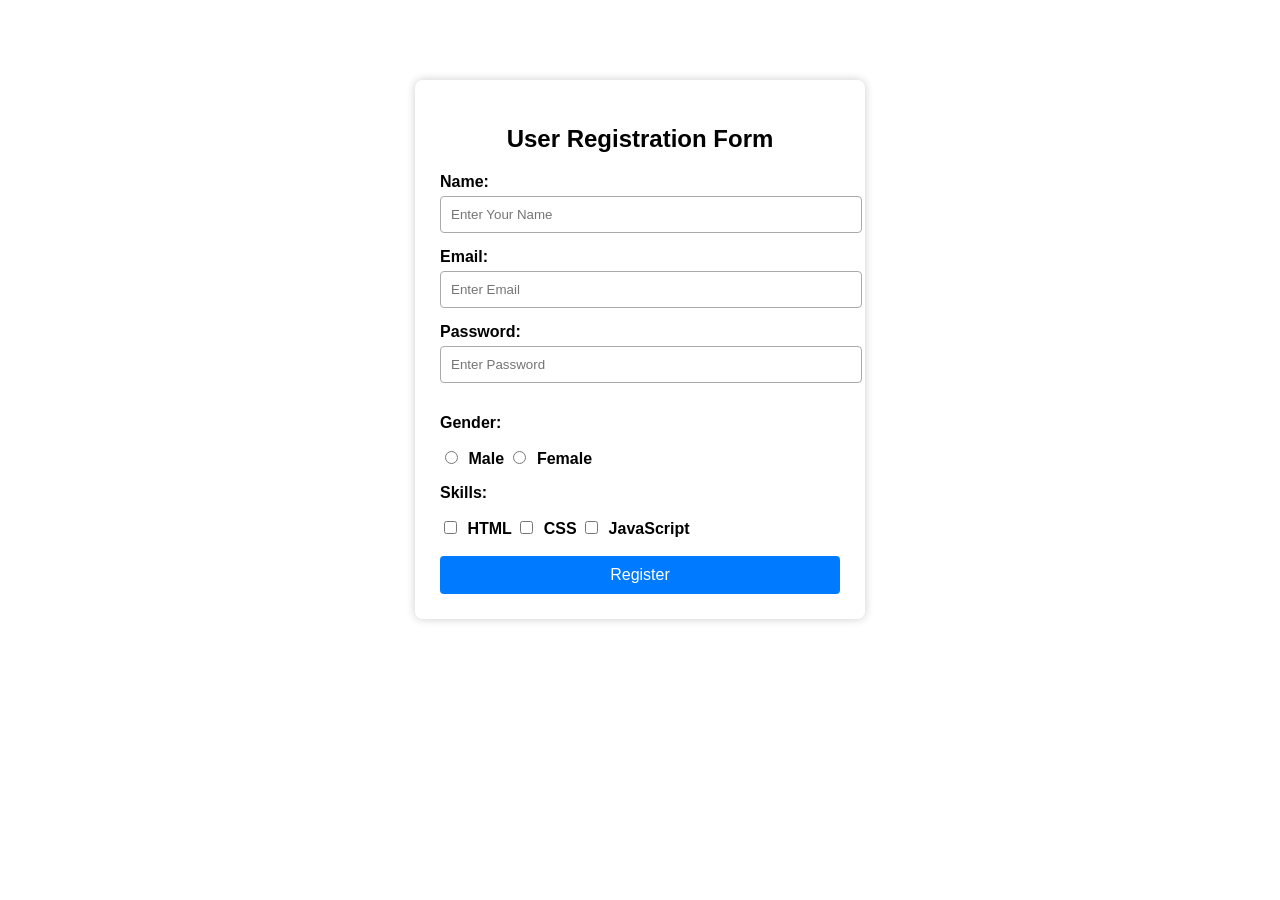
<file: index (2).html>
<!DOCTYPE html>
<html lang="en">
<head>
    <meta charset="UTF-8">
    <meta name="viewport" content="width=device-width, initial-scale=1.0">
    <title>Registration</title>
    <style>
        body{
            font-family: Arial, sans-serif;
            background-image:url("https://codequotient.com/blog/wp-content/uploads/2020/12/6-Reasons-Why-Having-a-Professional-Coder-Certification-Is-Crucial.jpg");
            background-size: cover;
            background-position: center;
            margin: 0;
            padding: 0;
        }
        form{
            background-color: rgba(255, 255, 255, 0.5);
            width: 400px;
            margin: 80px auto;
            padding: 25px;
            border-radius: 8px;
            box-shadow: 0 0 10px rgba(0,0,0,0.2);
        }
        h2{
            text-align:center;
            margin-bottom: 20px;
        }
        label{
            font-weight: bold;
        }
        input[type="text"],
        input[type="email"],
        input[type="password"]{
            width: 100%;
            padding: 10px;
            margin-top: 5px;
            margin-bottom: 15px;
            border: 1px solid #aaa;
            border-radius: 4px;
            outline: none;
        }
        input:focus {
            border-color: #007bff;
            background-color: #eef5ff;
        }
        input[type="radio"],
        input[type="checkbox"]{
            margin-right: 6px;
        }
        button{
            width: 100%;
            padding: 10px;
            background-color: #007bff;
            color: #fff;
            border: none;
            border-radius: 4px;
            font-size: 16px;
            cursor: pointer;
        }
        button:hover{
            background-color: #0056b3;
        }
    </style>
</head>
<body>
    <form action="#" method="post">
        <h2>User Registration Form</h2>

        <label for="name">Name:</label>
        <input type="text" id="name" name="name" placeholder="Enter Your Name" required>

        <label for="email">Email:</label>
        <input type="email" id="email" name="email" placeholder="Enter Email" required>

        <label for="password">Password:</label>
        <input type="password" id="password" name="password" placeholder="Enter Password" required>

        <p><b>Gender:</b></p>
        <input type="radio" id="male" name="gender" value="male" required>
        <label for="male">Male</label>
        <input type="radio" id="female" name="gender" value="female">
        <label for="female">Female</label>

        <p><b>Skills:</b></p>
        <input type="checkbox" id="html" name="skills" value="HTML">
        <label for="html">HTML</label>
        <input type="checkbox" id="css" name="skills" value="CSS">
        <label for="css">CSS</label>
        <input type="checkbox" id="javascript" name="skills" value="JavaScript">
        <label for="javascript">JavaScript</label>

        <br><br>
        <button type="submit">Register</button>
    </form>
</body>
</html>
</file>
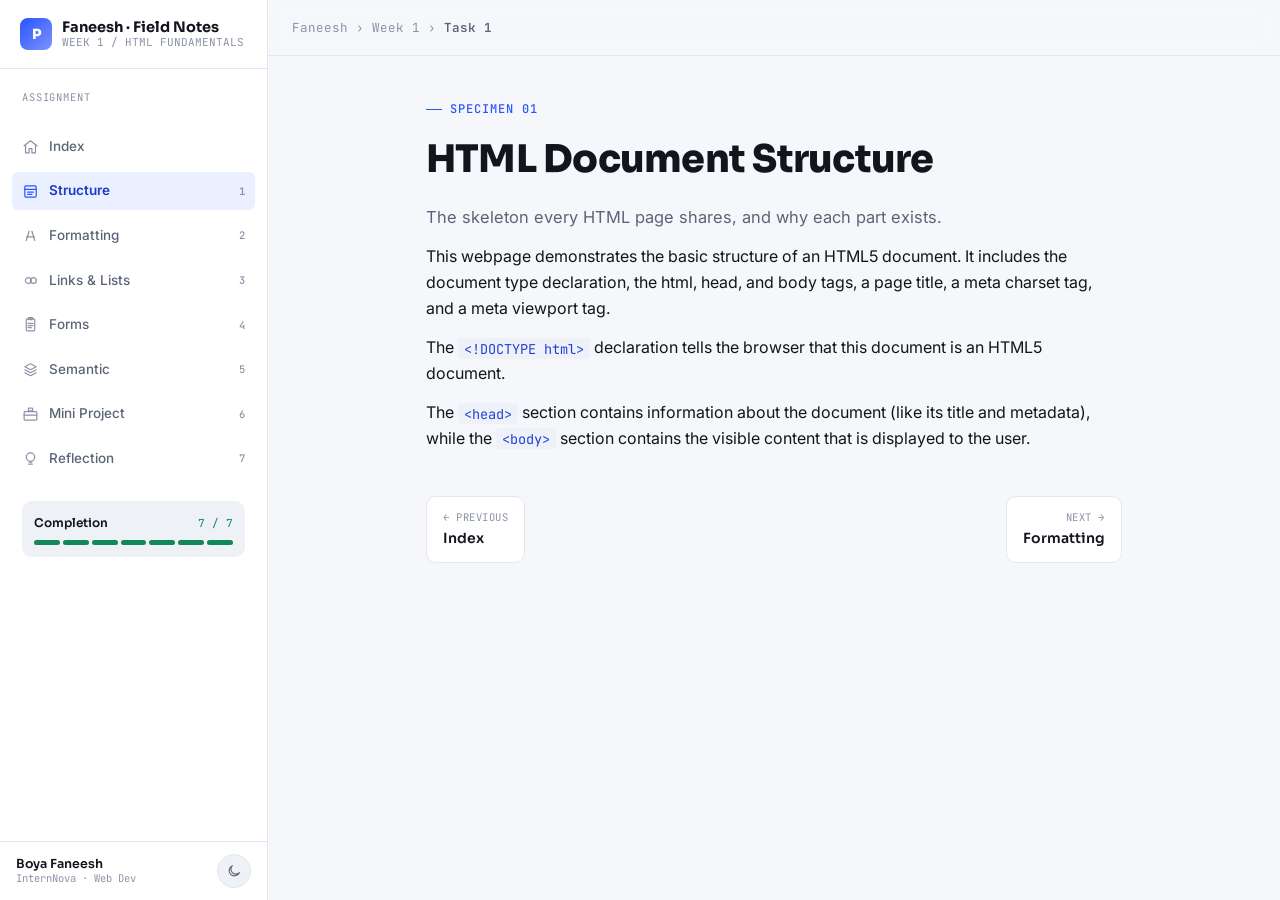
<file: task1_structure.html>
<!DOCTYPE html>
<html lang="en">

<head>
    <meta charset="UTF-8">
    <meta name="viewport" content="width=device-width, initial-scale=1.0">
    <title>Task 1 - HTML Document Structure</title>
    <link rel="stylesheet" href="assets/style.css">
</head>

<body>
    <a class="skip-link" href="#main-content">Skip to content</a>
    <div class="read-bar">
        <div class="read-bar-fill"></div>
    </div>

    <div class="shell">
        <div class="scrim"></div>

        <aside class="sidebar">
            <div class="sidebar-brand">
                <div class="brand-mark">P</div>
                <div class="brand-text">
                    <strong>Faneesh · Field Notes</strong>
                    <span>WEEK 1 / HTML FUNDAMENTALS</span>
                </div>
            </div>

            <nav class="sidebar-nav" aria-label="Task navigation">
                <p class="nav-label">Assignment</p>
                <ul class="nav-list">
                    <li class="nav-item"><a href="index.html"><svg class="" viewBox="0 0 24 24" fill="none"
                                stroke="currentColor" stroke-width="1.7" stroke-linecap="round" stroke-linejoin="round">
                                <path d="M3 11L12 4L21 11" />
                                <path d="M5 10V21H10V15H14V21H19V10" />
                            </svg><span>Index</span></a></li>
                    <li class="nav-item"><a href="task1_structure.html"><svg class="" viewBox="0 0 24 24" fill="none"
                                stroke="currentColor" stroke-width="1.7" stroke-linecap="round" stroke-linejoin="round">
                                <rect x="4" y="4" width="16" height="16" rx="1.5" />
                                <line x1="4" y1="9" x2="20" y2="9" />
                                <line x1="8" y1="13" x2="16" y2="13" />
                                <line x1="8" y1="16" x2="14" y2="16" />
                            </svg><span>Structure</span><span class="nav-num">1</span></a></li>
                    <li class="nav-item"><a href="task2_text_formatting.html"><svg class="" viewBox="0 0 24 24"
                                fill="none" stroke="currentColor" stroke-width="1.7" stroke-linecap="round"
                                stroke-linejoin="round">
                                <line x1="6" y1="19" x2="10" y2="6" />
                                <line x1="18" y1="19" x2="14" y2="6" />
                                <line x1="6.5" y1="14" x2="17.5" y2="14" />
                            </svg><span>Formatting</span><span class="nav-num">2</span></a></li>
                    <li class="nav-item"><a href="task3_links_images_lists_tables.html"><svg class=""
                                viewBox="0 0 24 24" fill="none" stroke="currentColor" stroke-width="1.7"
                                stroke-linecap="round" stroke-linejoin="round">
                                <circle cx="9" cy="12" r="4.2" />
                                <circle cx="16" cy="12" r="4.2" />
                            </svg><span>Links & Lists</span><span class="nav-num">3</span></a></li>
                    <li class="nav-item"><a href="task4_registration_form.html"><svg class="" viewBox="0 0 24 24"
                                fill="none" stroke="currentColor" stroke-width="1.7" stroke-linecap="round"
                                stroke-linejoin="round">
                                <rect x="6" y="4" width="12" height="17" rx="1.5" />
                                <rect x="9" y="2.2" width="6" height="3" rx="1" />
                                <line x1="8.5" y1="10.5" x2="15.5" y2="10.5" />
                                <line x1="8.5" y1="13.5" x2="15.5" y2="13.5" />
                                <line x1="8.5" y1="16.5" x2="13" y2="16.5" />
                            </svg><span>Forms</span><span class="nav-num">4</span></a></li>
                    <li class="nav-item"><a href="task5_semantic.html"><svg class="" viewBox="0 0 24 24" fill="none"
                                stroke="currentColor" stroke-width="1.7" stroke-linecap="round" stroke-linejoin="round">
                                <polygon points="12,4 20,8.2 12,12.4 4,8.2" />
                                <polyline points="4,12.4 12,16.6 20,12.4" />
                                <polyline points="4,16.6 12,20.8 20,16.6" />
                            </svg><span>Semantic</span><span class="nav-num">5</span></a></li>
                    <li class="nav-item"><a href="task6_mini_project.html"><svg class="" viewBox="0 0 24 24" fill="none"
                                stroke="currentColor" stroke-width="1.7" stroke-linecap="round" stroke-linejoin="round">
                                <rect x="9" y="3" width="6" height="4" rx="1" />
                                <rect x="3" y="8" width="18" height="12" rx="1.5" />
                                <line x1="3" y1="13" x2="21" y2="13" />
                            </svg><span>Mini Project</span><span class="nav-num">6</span></a></li>
                    <li class="nav-item"><a href="task7_reflection.html"><svg class="" viewBox="0 0 24 24" fill="none"
                                stroke="currentColor" stroke-width="1.7" stroke-linecap="round" stroke-linejoin="round">
                                <circle cx="12" cy="10" r="6" />
                                <line x1="9.5" y1="20" x2="14.5" y2="20" />
                                <line x1="10" y1="17" x2="14" y2="17" />
                            </svg><span>Reflection</span><span class="nav-num">7</span></a></li>
                </ul>

                <div class="sidebar-progress">
                    <div class="sp-head"><span>Completion</span><span>7 / 7</span></div>
                    <div class="sp-segments">
                        <div class="sp-seg"></div>
                        <div class="sp-seg"></div>
                        <div class="sp-seg"></div>
                        <div class="sp-seg"></div>
                        <div class="sp-seg"></div>
                        <div class="sp-seg"></div>
                        <div class="sp-seg"></div>
                    </div>
                </div>
            </nav>

            <div class="sidebar-foot">
                <div class="who">
                    <strong>Boya Faneesh</strong>
                    <span>InternNova · Web Dev</span>
                </div>
                <button class="theme-toggle" type="button" aria-label="Toggle dark mode">
                    <svg class="moon" viewBox="0 0 24 24" fill="none" stroke="currentColor" stroke-width="1.7"
                        stroke-linecap="round" stroke-linejoin="round">
                        <path d="M20 14.5A8 8 0 1 1 9.5 4a6.5 6.5 0 0 0 10.5 10.5z" />
                    </svg>
                    <svg class="sun" viewBox="0 0 24 24" fill="none" stroke="currentColor" stroke-width="1.7"
                        stroke-linecap="round" stroke-linejoin="round">
                        <circle cx="12" cy="12" r="4.2" />
                        <line x1="12" y1="2.5" x2="12" y2="5" />
                        <line x1="12" y1="19" x2="12" y2="21.5" />
                        <line x1="2.5" y1="12" x2="5" y2="12" />
                        <line x1="19" y1="12" x2="21.5" y2="12" />
                        <line x1="4.9" y1="4.9" x2="6.7" y2="6.7" />
                        <line x1="17.3" y1="17.3" x2="19.1" y2="19.1" />
                        <line x1="4.9" y1="19.1" x2="6.7" y2="17.3" />
                        <line x1="17.3" y1="6.7" x2="19.1" y2="4.9" />
                    </svg>
                </button>
            </div>
        </aside>

        <div class="main">
            <header class="topbar">
                <button class="menu-btn" type="button" aria-label="Open navigation" aria-expanded="false">
                    <svg viewBox="0 0 24 24" fill="none" stroke="currentColor" stroke-width="1.8"
                        stroke-linecap="round">
                        <line x1="4" y1="7" x2="20" y2="7" />
                        <line x1="4" y1="12" x2="20" y2="12" />
                        <line x1="4" y1="17" x2="20" y2="17" />
                    </svg>
                </button>
                <div class="breadcrumb">Faneesh &rsaquo; Week 1 &rsaquo; <b>Task 1</b></div>
            </header>

            <main id="main-content" class="page ">

                <p class="eyebrow">Specimen 01</p>
                <h1>HTML Document Structure</h1>
                <p class="lede">The skeleton every HTML page shares, and why each part exists.</p>

                <p>
                    This webpage demonstrates the basic structure of an HTML5 document.
                    It includes the document type declaration, the html, head, and body
                    tags, a page title, a meta charset tag, and a meta viewport tag.
                </p>

                <p>
                    The <code>&lt;!DOCTYPE html&gt;</code> declaration tells the
                    browser that this document is an HTML5 document.
                </p>

                <p>
                    The <code>&lt;head&gt;</code> section contains information about
                    the document (like its title and metadata), while the
                    <code>&lt;body&gt;</code> section contains the visible content
                    that is displayed to the user.
                </p>

                <div class="page-nav"><a class="prev" href="index.html"><small>&larr;
                            Previous</small><span>Index</span></a><a class="next"
                        href="task2_text_formatting.html"><small>Next &rarr;</small><span>Formatting</span></a></div>
            </main>
        </div>
    </div>

    <script src="assets/script.js" defer></script>
</body>

</html>
</file>
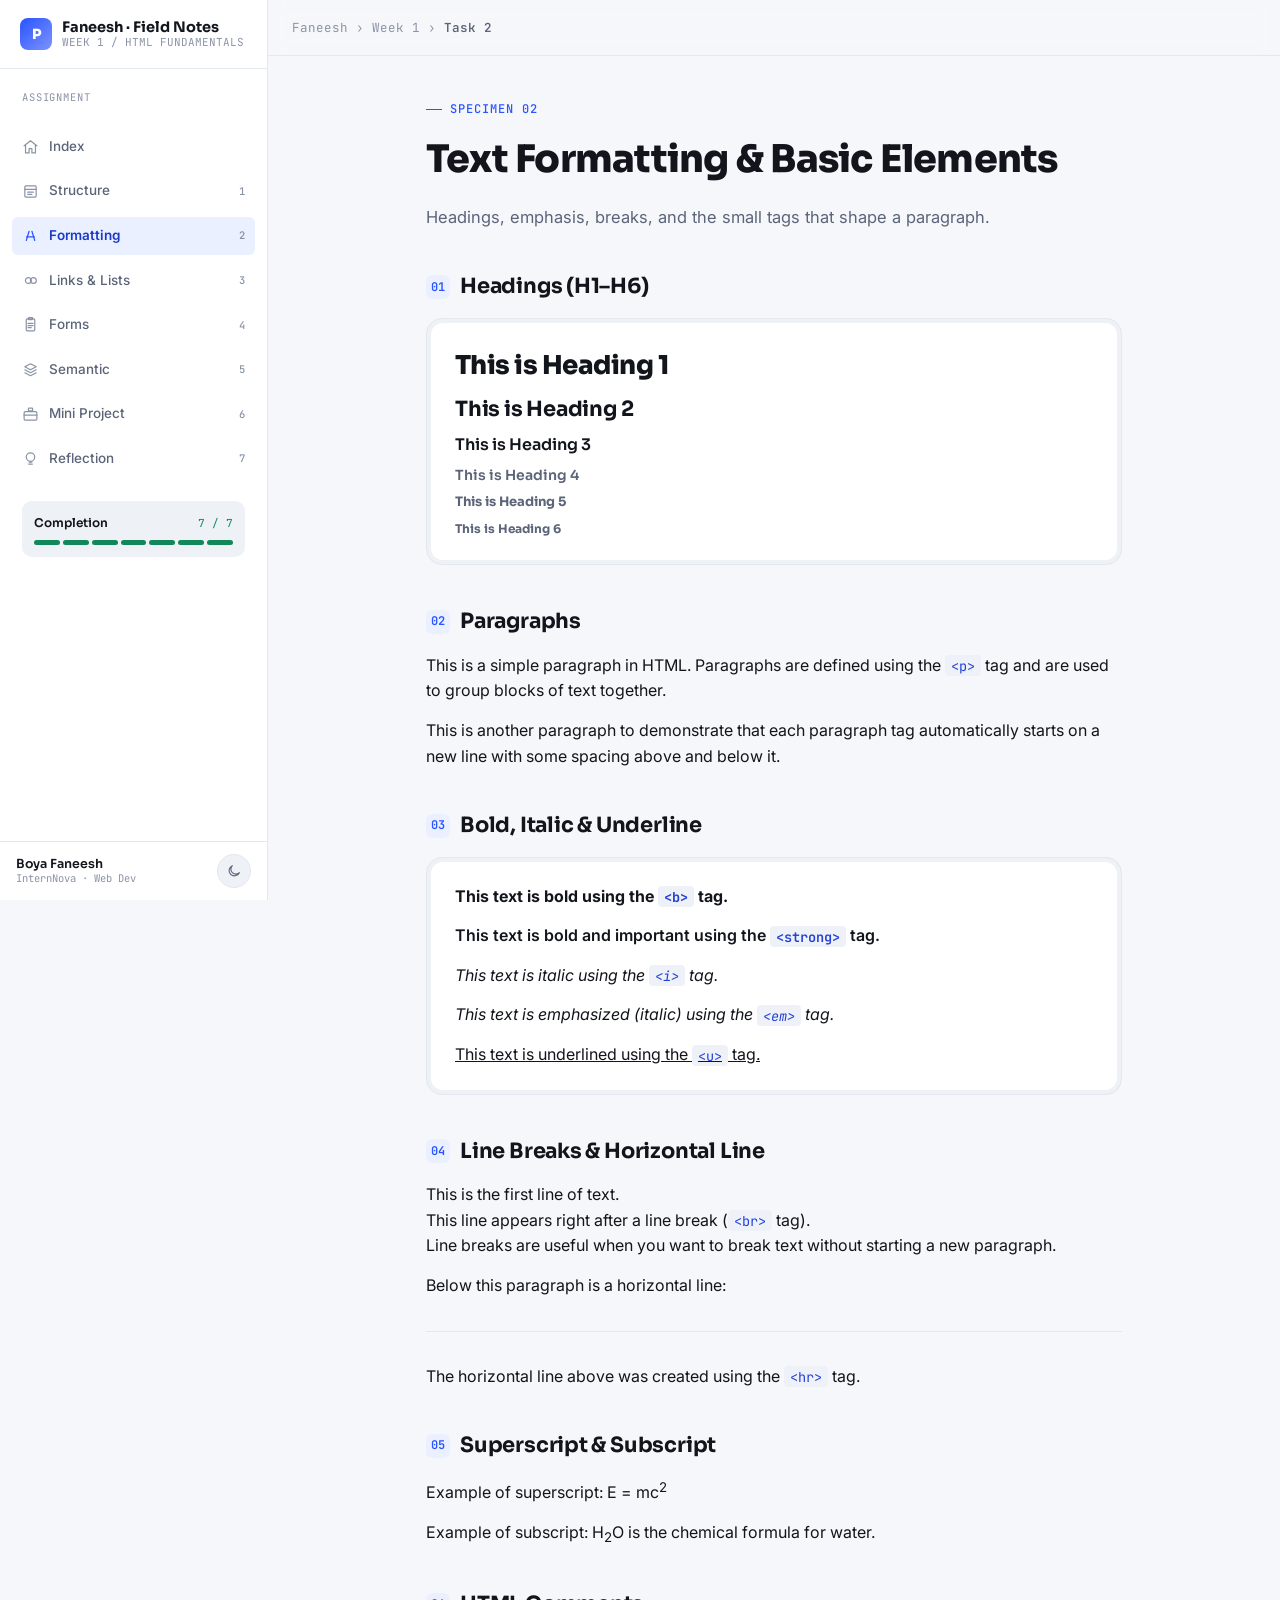
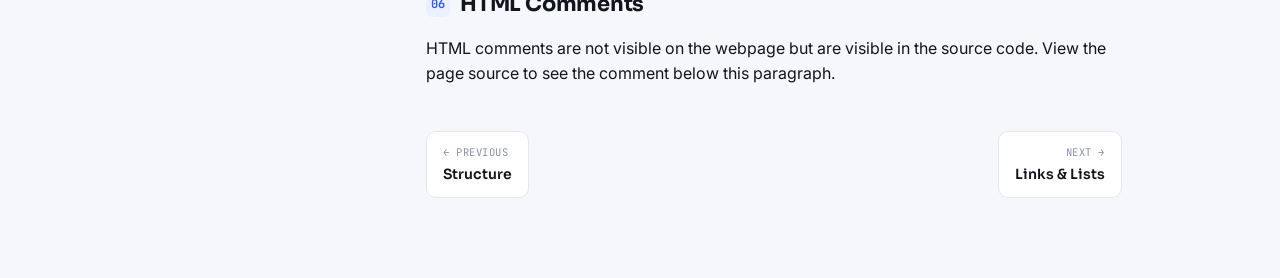
<file: task2_text_formatting.html>
<!DOCTYPE html>
<html lang="en">
<head>
    <meta charset="UTF-8">
    <meta name="viewport" content="width=device-width, initial-scale=1.0">
    <title>Task 2 - Text Formatting & Basic Elements</title>
    <link rel="stylesheet" href="assets/style.css">
</head>
<body>
    <a class="skip-link" href="#main-content">Skip to content</a>
    <div class="read-bar"><div class="read-bar-fill"></div></div>

    <div class="shell">
        <div class="scrim"></div>

        <aside class="sidebar">
            <div class="sidebar-brand">
                <div class="brand-mark">P</div>
                <div class="brand-text">
                    <strong>Faneesh · Field Notes</strong>
                    <span>WEEK 1 / HTML FUNDAMENTALS</span>
                </div>
            </div>

            <nav class="sidebar-nav" aria-label="Task navigation">
                <p class="nav-label">Assignment</p>
                <ul class="nav-list">
<li class="nav-item"><a href="index.html"><svg class="" viewBox="0 0 24 24" fill="none" stroke="currentColor" stroke-width="1.7" stroke-linecap="round" stroke-linejoin="round"><path d="M3 11L12 4L21 11"/><path d="M5 10V21H10V15H14V21H19V10"/></svg><span>Index</span></a></li>
<li class="nav-item"><a href="task1_structure.html"><svg class="" viewBox="0 0 24 24" fill="none" stroke="currentColor" stroke-width="1.7" stroke-linecap="round" stroke-linejoin="round"><rect x="4" y="4" width="16" height="16" rx="1.5"/><line x1="4" y1="9" x2="20" y2="9"/><line x1="8" y1="13" x2="16" y2="13"/><line x1="8" y1="16" x2="14" y2="16"/></svg><span>Structure</span><span class="nav-num">1</span></a></li>
<li class="nav-item"><a href="task2_text_formatting.html"><svg class="" viewBox="0 0 24 24" fill="none" stroke="currentColor" stroke-width="1.7" stroke-linecap="round" stroke-linejoin="round"><line x1="6" y1="19" x2="10" y2="6"/><line x1="18" y1="19" x2="14" y2="6"/><line x1="6.5" y1="14" x2="17.5" y2="14"/></svg><span>Formatting</span><span class="nav-num">2</span></a></li>
<li class="nav-item"><a href="task3_links_images_lists_tables.html"><svg class="" viewBox="0 0 24 24" fill="none" stroke="currentColor" stroke-width="1.7" stroke-linecap="round" stroke-linejoin="round"><circle cx="9" cy="12" r="4.2"/><circle cx="16" cy="12" r="4.2"/></svg><span>Links & Lists</span><span class="nav-num">3</span></a></li>
<li class="nav-item"><a href="task4_registration_form.html"><svg class="" viewBox="0 0 24 24" fill="none" stroke="currentColor" stroke-width="1.7" stroke-linecap="round" stroke-linejoin="round"><rect x="6" y="4" width="12" height="17" rx="1.5"/><rect x="9" y="2.2" width="6" height="3" rx="1"/><line x1="8.5" y1="10.5" x2="15.5" y2="10.5"/><line x1="8.5" y1="13.5" x2="15.5" y2="13.5"/><line x1="8.5" y1="16.5" x2="13" y2="16.5"/></svg><span>Forms</span><span class="nav-num">4</span></a></li>
<li class="nav-item"><a href="task5_semantic.html"><svg class="" viewBox="0 0 24 24" fill="none" stroke="currentColor" stroke-width="1.7" stroke-linecap="round" stroke-linejoin="round"><polygon points="12,4 20,8.2 12,12.4 4,8.2"/><polyline points="4,12.4 12,16.6 20,12.4"/><polyline points="4,16.6 12,20.8 20,16.6"/></svg><span>Semantic</span><span class="nav-num">5</span></a></li>
<li class="nav-item"><a href="task6_mini_project.html"><svg class="" viewBox="0 0 24 24" fill="none" stroke="currentColor" stroke-width="1.7" stroke-linecap="round" stroke-linejoin="round"><rect x="9" y="3" width="6" height="4" rx="1"/><rect x="3" y="8" width="18" height="12" rx="1.5"/><line x1="3" y1="13" x2="21" y2="13"/></svg><span>Mini Project</span><span class="nav-num">6</span></a></li>
<li class="nav-item"><a href="task7_reflection.html"><svg class="" viewBox="0 0 24 24" fill="none" stroke="currentColor" stroke-width="1.7" stroke-linecap="round" stroke-linejoin="round"><circle cx="12" cy="10" r="6"/><line x1="9.5" y1="20" x2="14.5" y2="20"/><line x1="10" y1="17" x2="14" y2="17"/></svg><span>Reflection</span><span class="nav-num">7</span></a></li>
                </ul>

                <div class="sidebar-progress">
                    <div class="sp-head"><span>Completion</span><span>7 / 7</span></div>
                    <div class="sp-segments">
                        <div class="sp-seg"></div><div class="sp-seg"></div><div class="sp-seg"></div>
                        <div class="sp-seg"></div><div class="sp-seg"></div><div class="sp-seg"></div>
                        <div class="sp-seg"></div>
                    </div>
                </div>
            </nav>

            <div class="sidebar-foot">
                <div class="who">
                    <strong>Boya Faneesh</strong>
                    <span>InternNova · Web Dev</span>
                </div>
                <button class="theme-toggle" type="button" aria-label="Toggle dark mode">
                    <svg class="moon" viewBox="0 0 24 24" fill="none" stroke="currentColor" stroke-width="1.7" stroke-linecap="round" stroke-linejoin="round"><path d="M20 14.5A8 8 0 1 1 9.5 4a6.5 6.5 0 0 0 10.5 10.5z"/></svg>
                    <svg class="sun" viewBox="0 0 24 24" fill="none" stroke="currentColor" stroke-width="1.7" stroke-linecap="round" stroke-linejoin="round"><circle cx="12" cy="12" r="4.2"/><line x1="12" y1="2.5" x2="12" y2="5"/><line x1="12" y1="19" x2="12" y2="21.5"/><line x1="2.5" y1="12" x2="5" y2="12"/><line x1="19" y1="12" x2="21.5" y2="12"/><line x1="4.9" y1="4.9" x2="6.7" y2="6.7"/><line x1="17.3" y1="17.3" x2="19.1" y2="19.1"/><line x1="4.9" y1="19.1" x2="6.7" y2="17.3"/><line x1="17.3" y1="6.7" x2="19.1" y2="4.9"/></svg>
                </button>
            </div>
        </aside>

        <div class="main">
            <header class="topbar">
                <button class="menu-btn" type="button" aria-label="Open navigation" aria-expanded="false">
                    <svg viewBox="0 0 24 24" fill="none" stroke="currentColor" stroke-width="1.8" stroke-linecap="round"><line x1="4" y1="7" x2="20" y2="7"/><line x1="4" y1="12" x2="20" y2="12"/><line x1="4" y1="17" x2="20" y2="17"/></svg>
                </button>
                <div class="breadcrumb">Faneesh &rsaquo; Week 1 &rsaquo; <b>Task 2</b></div>
            </header>

            <main id="main-content" class="page ">

                <p class="eyebrow">Specimen 02</p>
                <h1>Text Formatting &amp; Basic Elements</h1>
                <p class="lede">Headings, emphasis, breaks, and the small tags that shape a paragraph.</p>

                <h2><span class="num">01</span>Headings (H1&ndash;H6)</h2>
                <div class="demo-frame reveal"><div class="demo-frame-inner">
                    <h1 style="margin:0 0 6px;font-size:26px;">This is Heading 1</h1>
                    <h2 style="margin:0 0 6px;font-size:21px;">This is Heading 2</h2>
                    <h3 style="margin:0 0 6px;">This is Heading 3</h3>
                    <h4 style="margin:0 0 6px;font-size:14px;">This is Heading 4</h4>
                    <h5 style="margin:0 0 6px;font-size:13px;">This is Heading 5</h5>
                    <h6 style="margin:0;font-size:12px;">This is Heading 6</h6>
                </div></div>

                <h2><span class="num">02</span>Paragraphs</h2>
                <p>
                    This is a simple paragraph in HTML. Paragraphs are defined using the
                    <code>&lt;p&gt;</code> tag and are used to group blocks of text together.
                </p>
                <p>
                    This is another paragraph to demonstrate that each paragraph tag
                    automatically starts on a new line with some spacing above and below it.
                </p>

                <h2><span class="num">03</span>Bold, Italic &amp; Underline</h2>
                <div class="demo-frame reveal"><div class="demo-frame-inner">
                    <p><b>This text is bold using the <code>&lt;b&gt;</code> tag.</b></p>
                    <p><strong>This text is bold and important using the <code>&lt;strong&gt;</code> tag.</strong></p>
                    <p><i>This text is italic using the <code>&lt;i&gt;</code> tag.</i></p>
                    <p><em>This text is emphasized (italic) using the <code>&lt;em&gt;</code> tag.</em></p>
                    <p style="margin-bottom:0;"><u>This text is underlined using the <code>&lt;u&gt;</code> tag.</u></p>
                </div></div>

                <h2><span class="num">04</span>Line Breaks &amp; Horizontal Line</h2>
                <p>
                    This is the first line of text.<br>
                    This line appears right after a line break (<code>&lt;br&gt;</code> tag).<br>
                    Line breaks are useful when you want to break text without starting a new paragraph.
                </p>
                <p>Below this paragraph is a horizontal line:</p>
                <hr>
                <p>The horizontal line above was created using the <code>&lt;hr&gt;</code> tag.</p>

                <h2><span class="num">05</span>Superscript &amp; Subscript</h2>
                <p>Example of superscript: E = mc<sup>2</sup></p>
                <p>Example of subscript: H<sub>2</sub>O is the chemical formula for water.</p>

                <h2><span class="num">06</span>HTML Comments</h2>
                <p>
                    HTML comments are not visible on the webpage but are visible in the
                    source code. View the page source to see the comment below this paragraph.
                </p>
                <!-- This is an HTML comment. It will not be displayed on the webpage. -->
                <!-- Comments are useful for adding notes or explanations within the code. -->

                <div class="page-nav"><a class="prev" href="task1_structure.html"><small>&larr; Previous</small><span>Structure</span></a><a class="next" href="task3_links_images_lists_tables.html"><small>Next &rarr;</small><span>Links & Lists</span></a></div>
            </main>
        </div>
    </div>

    <script src="assets/script.js" defer></script>
</body>
</html>
</file>
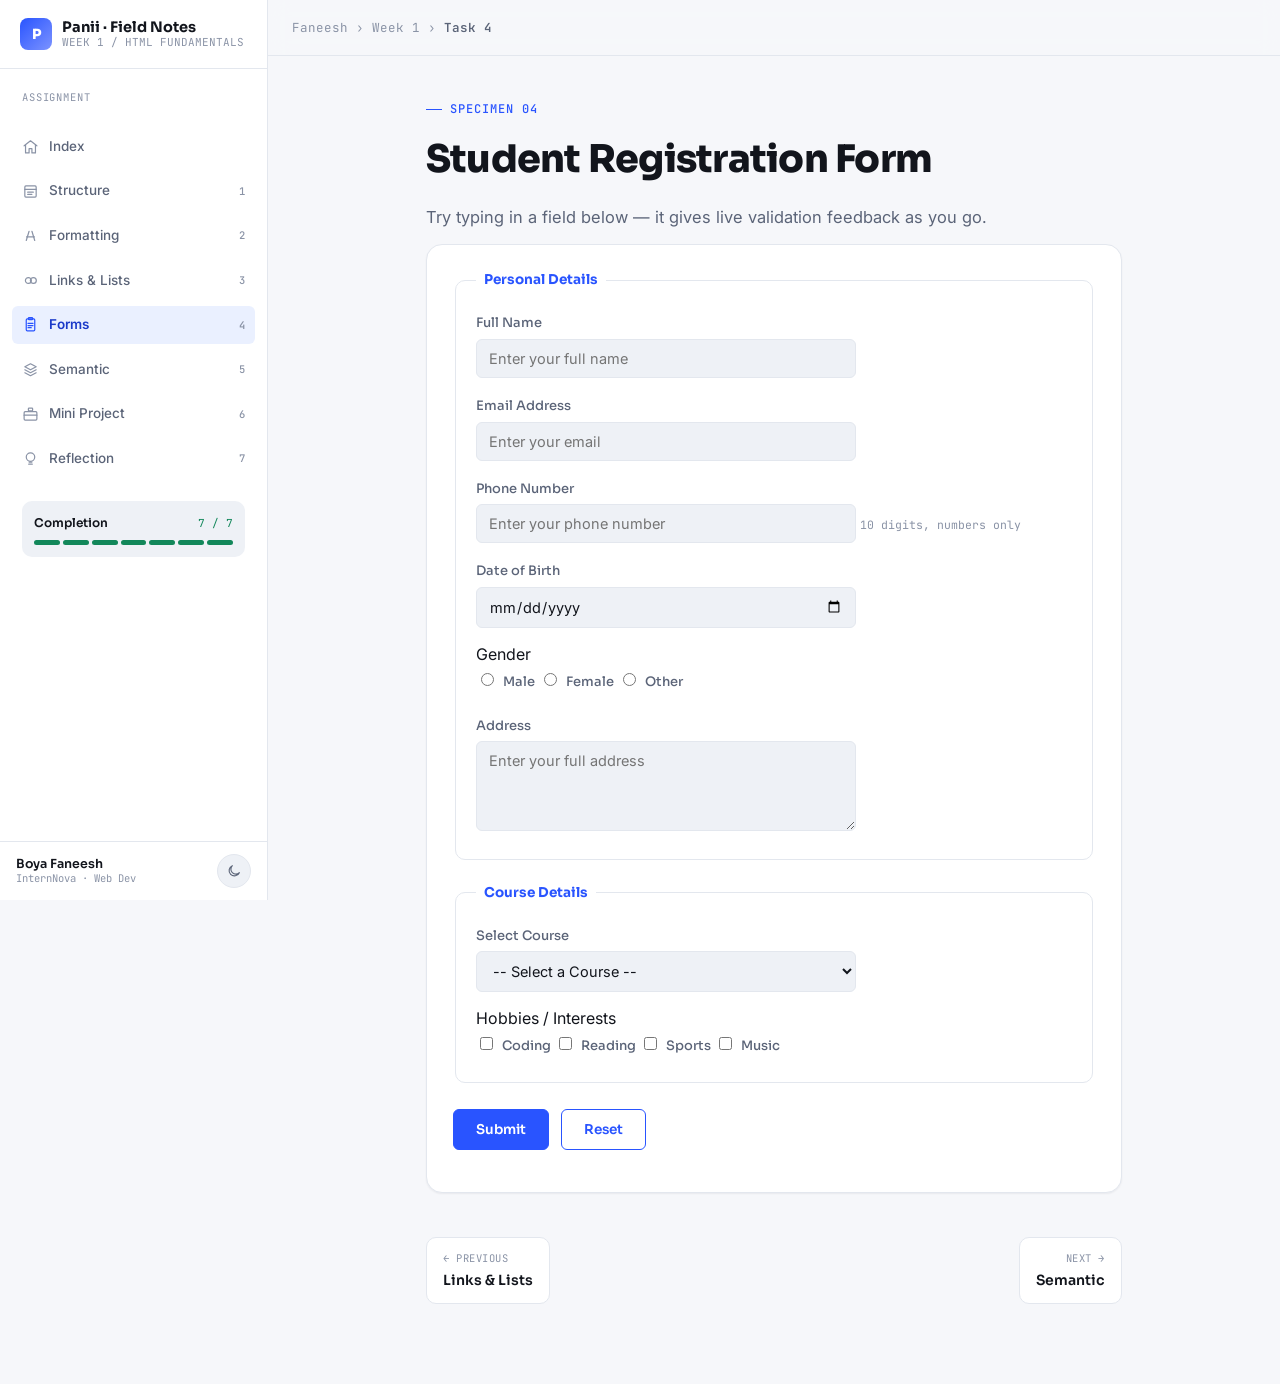
<file: task4_registration_form.html>
<!DOCTYPE html>
<html lang="en">
<head>
    <meta charset="UTF-8">
    <meta name="viewport" content="width=device-width, initial-scale=1.0">
    <title>Task 4 - Student Registration Form</title>
    <link rel="stylesheet" href="assets/style.css">
</head>
<body>
    <a class="skip-link" href="#main-content">Skip to content</a>
    <div class="read-bar"><div class="read-bar-fill"></div></div>

    <div class="shell">
        <div class="scrim"></div>

        <aside class="sidebar">
            <div class="sidebar-brand">
                <div class="brand-mark">P</div>
                <div class="brand-text">
                    <strong>Panii · Field Notes</strong>
                    <span>WEEK 1 / HTML FUNDAMENTALS</span>
                </div>
            </div>

            <nav class="sidebar-nav" aria-label="Task navigation">
                <p class="nav-label">Assignment</p>
                <ul class="nav-list">
<li class="nav-item"><a href="index.html"><svg class="" viewBox="0 0 24 24" fill="none" stroke="currentColor" stroke-width="1.7" stroke-linecap="round" stroke-linejoin="round"><path d="M3 11L12 4L21 11"/><path d="M5 10V21H10V15H14V21H19V10"/></svg><span>Index</span></a></li>
<li class="nav-item"><a href="task1_structure.html"><svg class="" viewBox="0 0 24 24" fill="none" stroke="currentColor" stroke-width="1.7" stroke-linecap="round" stroke-linejoin="round"><rect x="4" y="4" width="16" height="16" rx="1.5"/><line x1="4" y1="9" x2="20" y2="9"/><line x1="8" y1="13" x2="16" y2="13"/><line x1="8" y1="16" x2="14" y2="16"/></svg><span>Structure</span><span class="nav-num">1</span></a></li>
<li class="nav-item"><a href="task2_text_formatting.html"><svg class="" viewBox="0 0 24 24" fill="none" stroke="currentColor" stroke-width="1.7" stroke-linecap="round" stroke-linejoin="round"><line x1="6" y1="19" x2="10" y2="6"/><line x1="18" y1="19" x2="14" y2="6"/><line x1="6.5" y1="14" x2="17.5" y2="14"/></svg><span>Formatting</span><span class="nav-num">2</span></a></li>
<li class="nav-item"><a href="task3_links_images_lists_tables.html"><svg class="" viewBox="0 0 24 24" fill="none" stroke="currentColor" stroke-width="1.7" stroke-linecap="round" stroke-linejoin="round"><circle cx="9" cy="12" r="4.2"/><circle cx="16" cy="12" r="4.2"/></svg><span>Links & Lists</span><span class="nav-num">3</span></a></li>
<li class="nav-item"><a href="task4_registration_form.html"><svg class="" viewBox="0 0 24 24" fill="none" stroke="currentColor" stroke-width="1.7" stroke-linecap="round" stroke-linejoin="round"><rect x="6" y="4" width="12" height="17" rx="1.5"/><rect x="9" y="2.2" width="6" height="3" rx="1"/><line x1="8.5" y1="10.5" x2="15.5" y2="10.5"/><line x1="8.5" y1="13.5" x2="15.5" y2="13.5"/><line x1="8.5" y1="16.5" x2="13" y2="16.5"/></svg><span>Forms</span><span class="nav-num">4</span></a></li>
<li class="nav-item"><a href="task5_semantic.html"><svg class="" viewBox="0 0 24 24" fill="none" stroke="currentColor" stroke-width="1.7" stroke-linecap="round" stroke-linejoin="round"><polygon points="12,4 20,8.2 12,12.4 4,8.2"/><polyline points="4,12.4 12,16.6 20,12.4"/><polyline points="4,16.6 12,20.8 20,16.6"/></svg><span>Semantic</span><span class="nav-num">5</span></a></li>
<li class="nav-item"><a href="task6_mini_project.html"><svg class="" viewBox="0 0 24 24" fill="none" stroke="currentColor" stroke-width="1.7" stroke-linecap="round" stroke-linejoin="round"><rect x="9" y="3" width="6" height="4" rx="1"/><rect x="3" y="8" width="18" height="12" rx="1.5"/><line x1="3" y1="13" x2="21" y2="13"/></svg><span>Mini Project</span><span class="nav-num">6</span></a></li>
<li class="nav-item"><a href="task7_reflection.html"><svg class="" viewBox="0 0 24 24" fill="none" stroke="currentColor" stroke-width="1.7" stroke-linecap="round" stroke-linejoin="round"><circle cx="12" cy="10" r="6"/><line x1="9.5" y1="20" x2="14.5" y2="20"/><line x1="10" y1="17" x2="14" y2="17"/></svg><span>Reflection</span><span class="nav-num">7</span></a></li>
                </ul>

                <div class="sidebar-progress">
                    <div class="sp-head"><span>Completion</span><span>7 / 7</span></div>
                    <div class="sp-segments">
                        <div class="sp-seg"></div><div class="sp-seg"></div><div class="sp-seg"></div>
                        <div class="sp-seg"></div><div class="sp-seg"></div><div class="sp-seg"></div>
                        <div class="sp-seg"></div>
                    </div>
                </div>
            </nav>

            <div class="sidebar-foot">
                <div class="who">
                    <strong>Boya Faneesh</strong>
                    <span>InternNova · Web Dev</span>
                </div>
                <button class="theme-toggle" type="button" aria-label="Toggle dark mode">
                    <svg class="moon" viewBox="0 0 24 24" fill="none" stroke="currentColor" stroke-width="1.7" stroke-linecap="round" stroke-linejoin="round"><path d="M20 14.5A8 8 0 1 1 9.5 4a6.5 6.5 0 0 0 10.5 10.5z"/></svg>
                    <svg class="sun" viewBox="0 0 24 24" fill="none" stroke="currentColor" stroke-width="1.7" stroke-linecap="round" stroke-linejoin="round"><circle cx="12" cy="12" r="4.2"/><line x1="12" y1="2.5" x2="12" y2="5"/><line x1="12" y1="19" x2="12" y2="21.5"/><line x1="2.5" y1="12" x2="5" y2="12"/><line x1="19" y1="12" x2="21.5" y2="12"/><line x1="4.9" y1="4.9" x2="6.7" y2="6.7"/><line x1="17.3" y1="17.3" x2="19.1" y2="19.1"/><line x1="4.9" y1="19.1" x2="6.7" y2="17.3"/><line x1="17.3" y1="6.7" x2="19.1" y2="4.9"/></svg>
                </button>
            </div>
        </aside>

        <div class="main">
            <header class="topbar">
                <button class="menu-btn" type="button" aria-label="Open navigation" aria-expanded="false">
                    <svg viewBox="0 0 24 24" fill="none" stroke="currentColor" stroke-width="1.8" stroke-linecap="round"><line x1="4" y1="7" x2="20" y2="7"/><line x1="4" y1="12" x2="20" y2="12"/><line x1="4" y1="17" x2="20" y2="17"/></svg>
                </button>
                <div class="breadcrumb">Faneesh &rsaquo; Week 1 &rsaquo; <b>Task 4</b></div>
            </header>

            <main id="main-content" class="page ">

                <p class="eyebrow">Specimen 04</p>
                <h1>Student Registration Form</h1>
                <p class="lede">Try typing in a field below &mdash; it gives live validation feedback as you go.</p>

                <form action="#" method="post">

                    <fieldset>
                        <legend>Personal Details</legend>

                        <p>
                            <label for="fullname">Full Name</label><br>
                            <span class="field-wrap">
                                <input type="text" id="fullname" name="fullname" placeholder="Enter your full name" required>
                                <span class="field-icon icon-good"><svg class="" viewBox="0 0 24 24" fill="none" stroke="currentColor" stroke-width="1.7" stroke-linecap="round" stroke-linejoin="round"><polyline points="20 6 9 17 4 12"/></svg></span>
                                <span class="field-icon icon-bad"><svg class="" viewBox="0 0 24 24" fill="none" stroke="currentColor" stroke-width="1.7" stroke-linecap="round" stroke-linejoin="round"><line x1="18" y1="6" x2="6" y2="18"/><line x1="6" y1="6" x2="18" y2="18"/></svg></span>
                            </span>
                        </p>

                        <p>
                            <label for="email">Email Address</label><br>
                            <span class="field-wrap">
                                <input type="email" id="email" name="email" placeholder="Enter your email" required>
                                <span class="field-icon icon-good"><svg class="" viewBox="0 0 24 24" fill="none" stroke="currentColor" stroke-width="1.7" stroke-linecap="round" stroke-linejoin="round"><polyline points="20 6 9 17 4 12"/></svg></span>
                                <span class="field-icon icon-bad"><svg class="" viewBox="0 0 24 24" fill="none" stroke="currentColor" stroke-width="1.7" stroke-linecap="round" stroke-linejoin="round"><line x1="18" y1="6" x2="6" y2="18"/><line x1="6" y1="6" x2="18" y2="18"/></svg></span>
                            </span>
                        </p>

                        <p>
                            <label for="phone">Phone Number</label><br>
                            <span class="field-wrap">
                                <input type="tel" id="phone" name="phone" placeholder="Enter your phone number" pattern="[0-9]{10}" required>
                                <span class="field-icon icon-good"><svg class="" viewBox="0 0 24 24" fill="none" stroke="currentColor" stroke-width="1.7" stroke-linecap="round" stroke-linejoin="round"><polyline points="20 6 9 17 4 12"/></svg></span>
                                <span class="field-icon icon-bad"><svg class="" viewBox="0 0 24 24" fill="none" stroke="currentColor" stroke-width="1.7" stroke-linecap="round" stroke-linejoin="round"><line x1="18" y1="6" x2="6" y2="18"/><line x1="6" y1="6" x2="18" y2="18"/></svg></span>
                            </span>
                            <span class="hint">10 digits, numbers only</span>
                        </p>

                        <p>
                            <label for="dob">Date of Birth</label><br>
                            <input type="date" id="dob" name="dob" required>
                        </p>

                        <p>
                            Gender<br>
                            <input type="radio" id="male" name="gender" value="male">
                            <label for="male">Male</label>

                            <input type="radio" id="female" name="gender" value="female">
                            <label for="female">Female</label>

                            <input type="radio" id="other" name="gender" value="other">
                            <label for="other">Other</label>
                        </p>

                        <p>
                            <label for="address">Address</label><br>
                            <textarea id="address" name="address" rows="4" cols="40" placeholder="Enter your full address"></textarea>
                        </p>
                    </fieldset>

                    <fieldset>
                        <legend>Course Details</legend>

                        <p>
                            <label for="course">Select Course</label><br>
                            <select id="course" name="course" required>
                                <option value="">-- Select a Course --</option>
                                <option value="web-development">Web Development</option>
                                <option value="data-science">Data Science</option>
                                <option value="app-development">App Development</option>
                                <option value="digital-marketing">Digital Marketing</option>
                            </select>
                        </p>

                        <p>
                            Hobbies / Interests<br>
                            <input type="checkbox" id="coding" name="hobbies" value="coding">
                            <label for="coding">Coding</label>

                            <input type="checkbox" id="reading" name="hobbies" value="reading">
                            <label for="reading">Reading</label>

                            <input type="checkbox" id="sports" name="hobbies" value="sports">
                            <label for="sports">Sports</label>

                            <input type="checkbox" id="music" name="hobbies" value="music">
                            <label for="music">Music</label>
                        </p>
                    </fieldset>

                    <p>
                        <input type="submit" value="Submit">
                        <input type="reset" value="Reset">
                    </p>

                </form>

                <div class="page-nav"><a class="prev" href="task3_links_images_lists_tables.html"><small>&larr; Previous</small><span>Links & Lists</span></a><a class="next" href="task5_semantic.html"><small>Next &rarr;</small><span>Semantic</span></a></div>
            </main>
        </div>
    </div>

    <script src="assets/script.js" defer></script>
</body>
</html>
</file>
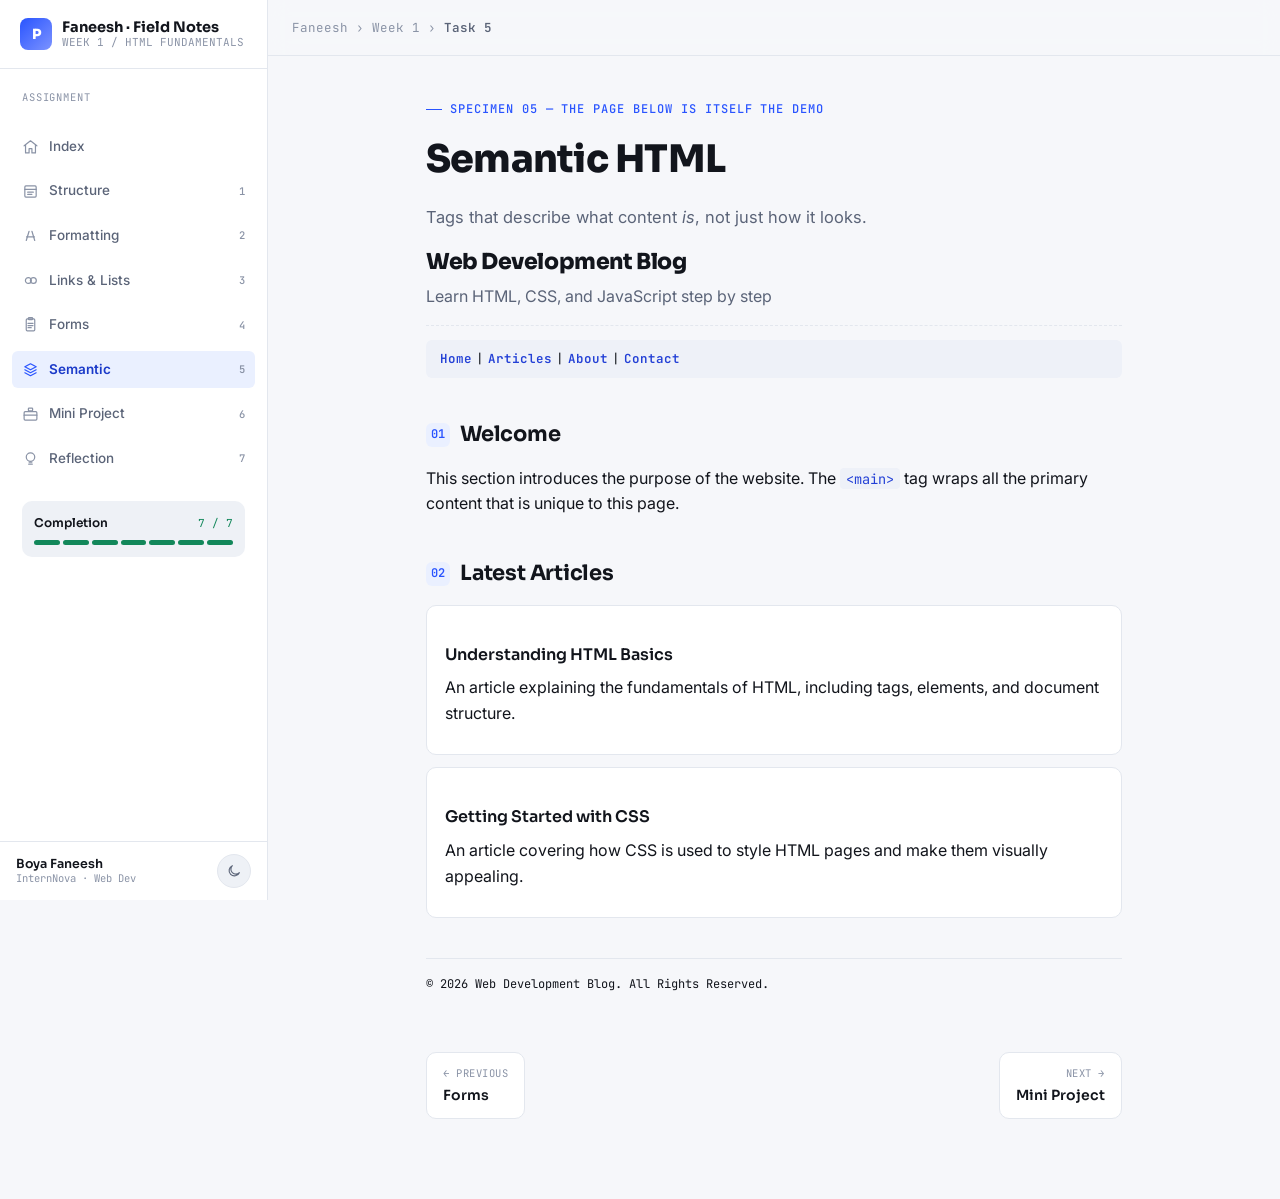
<file: task5_semantic.html>
<!DOCTYPE html>
<html lang="en">
<head>
    <meta charset="UTF-8">
    <meta name="viewport" content="width=device-width, initial-scale=1.0">
    <title>Task 5 - Semantic HTML</title>
    <link rel="stylesheet" href="assets/style.css">
</head>
<body>
    <a class="skip-link" href="#main-content">Skip to content</a>
    <div class="read-bar"><div class="read-bar-fill"></div></div>

    <div class="shell">
        <div class="scrim"></div>

        <aside class="sidebar">
            <div class="sidebar-brand">
                <div class="brand-mark">P</div>
                <div class="brand-text">
                    <strong>Faneesh · Field Notes</strong>
                    <span>WEEK 1 / HTML FUNDAMENTALS</span>
                </div>
            </div>

            <nav class="sidebar-nav" aria-label="Task navigation">
                <p class="nav-label">Assignment</p>
                <ul class="nav-list">
<li class="nav-item"><a href="index.html"><svg class="" viewBox="0 0 24 24" fill="none" stroke="currentColor" stroke-width="1.7" stroke-linecap="round" stroke-linejoin="round"><path d="M3 11L12 4L21 11"/><path d="M5 10V21H10V15H14V21H19V10"/></svg><span>Index</span></a></li>
<li class="nav-item"><a href="task1_structure.html"><svg class="" viewBox="0 0 24 24" fill="none" stroke="currentColor" stroke-width="1.7" stroke-linecap="round" stroke-linejoin="round"><rect x="4" y="4" width="16" height="16" rx="1.5"/><line x1="4" y1="9" x2="20" y2="9"/><line x1="8" y1="13" x2="16" y2="13"/><line x1="8" y1="16" x2="14" y2="16"/></svg><span>Structure</span><span class="nav-num">1</span></a></li>
<li class="nav-item"><a href="task2_text_formatting.html"><svg class="" viewBox="0 0 24 24" fill="none" stroke="currentColor" stroke-width="1.7" stroke-linecap="round" stroke-linejoin="round"><line x1="6" y1="19" x2="10" y2="6"/><line x1="18" y1="19" x2="14" y2="6"/><line x1="6.5" y1="14" x2="17.5" y2="14"/></svg><span>Formatting</span><span class="nav-num">2</span></a></li>
<li class="nav-item"><a href="task3_links_images_lists_tables.html"><svg class="" viewBox="0 0 24 24" fill="none" stroke="currentColor" stroke-width="1.7" stroke-linecap="round" stroke-linejoin="round"><circle cx="9" cy="12" r="4.2"/><circle cx="16" cy="12" r="4.2"/></svg><span>Links & Lists</span><span class="nav-num">3</span></a></li>
<li class="nav-item"><a href="task4_registration_form.html"><svg class="" viewBox="0 0 24 24" fill="none" stroke="currentColor" stroke-width="1.7" stroke-linecap="round" stroke-linejoin="round"><rect x="6" y="4" width="12" height="17" rx="1.5"/><rect x="9" y="2.2" width="6" height="3" rx="1"/><line x1="8.5" y1="10.5" x2="15.5" y2="10.5"/><line x1="8.5" y1="13.5" x2="15.5" y2="13.5"/><line x1="8.5" y1="16.5" x2="13" y2="16.5"/></svg><span>Forms</span><span class="nav-num">4</span></a></li>
<li class="nav-item"><a href="task5_semantic.html"><svg class="" viewBox="0 0 24 24" fill="none" stroke="currentColor" stroke-width="1.7" stroke-linecap="round" stroke-linejoin="round"><polygon points="12,4 20,8.2 12,12.4 4,8.2"/><polyline points="4,12.4 12,16.6 20,12.4"/><polyline points="4,16.6 12,20.8 20,16.6"/></svg><span>Semantic</span><span class="nav-num">5</span></a></li>
<li class="nav-item"><a href="task6_mini_project.html"><svg class="" viewBox="0 0 24 24" fill="none" stroke="currentColor" stroke-width="1.7" stroke-linecap="round" stroke-linejoin="round"><rect x="9" y="3" width="6" height="4" rx="1"/><rect x="3" y="8" width="18" height="12" rx="1.5"/><line x1="3" y1="13" x2="21" y2="13"/></svg><span>Mini Project</span><span class="nav-num">6</span></a></li>
<li class="nav-item"><a href="task7_reflection.html"><svg class="" viewBox="0 0 24 24" fill="none" stroke="currentColor" stroke-width="1.7" stroke-linecap="round" stroke-linejoin="round"><circle cx="12" cy="10" r="6"/><line x1="9.5" y1="20" x2="14.5" y2="20"/><line x1="10" y1="17" x2="14" y2="17"/></svg><span>Reflection</span><span class="nav-num">7</span></a></li>
                </ul>

                <div class="sidebar-progress">
                    <div class="sp-head"><span>Completion</span><span>7 / 7</span></div>
                    <div class="sp-segments">
                        <div class="sp-seg"></div><div class="sp-seg"></div><div class="sp-seg"></div>
                        <div class="sp-seg"></div><div class="sp-seg"></div><div class="sp-seg"></div>
                        <div class="sp-seg"></div>
                    </div>
                </div>
            </nav>

            <div class="sidebar-foot">
                <div class="who">
                    <strong>Boya Faneesh</strong>
                    <span>InternNova · Web Dev</span>
                </div>
                <button class="theme-toggle" type="button" aria-label="Toggle dark mode">
                    <svg class="moon" viewBox="0 0 24 24" fill="none" stroke="currentColor" stroke-width="1.7" stroke-linecap="round" stroke-linejoin="round"><path d="M20 14.5A8 8 0 1 1 9.5 4a6.5 6.5 0 0 0 10.5 10.5z"/></svg>
                    <svg class="sun" viewBox="0 0 24 24" fill="none" stroke="currentColor" stroke-width="1.7" stroke-linecap="round" stroke-linejoin="round"><circle cx="12" cy="12" r="4.2"/><line x1="12" y1="2.5" x2="12" y2="5"/><line x1="12" y1="19" x2="12" y2="21.5"/><line x1="2.5" y1="12" x2="5" y2="12"/><line x1="19" y1="12" x2="21.5" y2="12"/><line x1="4.9" y1="4.9" x2="6.7" y2="6.7"/><line x1="17.3" y1="17.3" x2="19.1" y2="19.1"/><line x1="4.9" y1="19.1" x2="6.7" y2="17.3"/><line x1="17.3" y1="6.7" x2="19.1" y2="4.9"/></svg>
                </button>
            </div>
        </aside>

        <div class="main">
            <header class="topbar">
                <button class="menu-btn" type="button" aria-label="Open navigation" aria-expanded="false">
                    <svg viewBox="0 0 24 24" fill="none" stroke="currentColor" stroke-width="1.8" stroke-linecap="round"><line x1="4" y1="7" x2="20" y2="7"/><line x1="4" y1="12" x2="20" y2="12"/><line x1="4" y1="17" x2="20" y2="17"/></svg>
                </button>
                <div class="breadcrumb">Faneesh &rsaquo; Week 1 &rsaquo; <b>Task 5</b></div>
            </header>

            <main id="main-content" class="page ">

                <p class="eyebrow">Specimen 05 &mdash; the page below is itself the demo</p>
                <h1>Semantic HTML</h1>
                <p class="lede">Tags that describe what content <em>is</em>, not just how it looks.</p>

                <header>
                    <h1 style="font-size:22px;">Web Development Blog</h1>
                    <p>Learn HTML, CSS, and JavaScript step by step</p>
                </header>

                <nav>
                    <a href="#home">Home</a> |
                    <a href="#articles">Articles</a> |
                    <a href="#about">About</a> |
                    <a href="#contact">Contact</a>
                </nav>

                <main style="display:block;">

                    <section id="home" class="reveal">
                        <h2><span class="num">01</span>Welcome</h2>
                        <p>
                            This section introduces the purpose of the website. The
                            <code>&lt;main&gt;</code> tag wraps all the primary content that is
                            unique to this page.
                        </p>
                    </section>

                    <section id="articles" class="reveal">
                        <h2><span class="num">02</span>Latest Articles</h2>

                        <article>
                            <h3>Understanding HTML Basics</h3>
                            <p>
                                An article explaining the fundamentals of HTML, including
                                tags, elements, and document structure.
                            </p>
                        </article>

                        <article>
                            <h3>Getting Started with CSS</h3>
                            <p>
                                An article covering how CSS is used to style HTML pages
                                and make them visually appealing.
                            </p>
                        </article>

                    </section>

                </main>

                <footer>
                    <p>&copy; 2026 Web Development Blog. All Rights Reserved.</p>
                </footer>

                <div class="page-nav"><a class="prev" href="task4_registration_form.html"><small>&larr; Previous</small><span>Forms</span></a><a class="next" href="task6_mini_project.html"><small>Next &rarr;</small><span>Mini Project</span></a></div>
            </main>
        </div>
    </div>

    <script src="assets/script.js" defer></script>
</body>
</html>
</file>
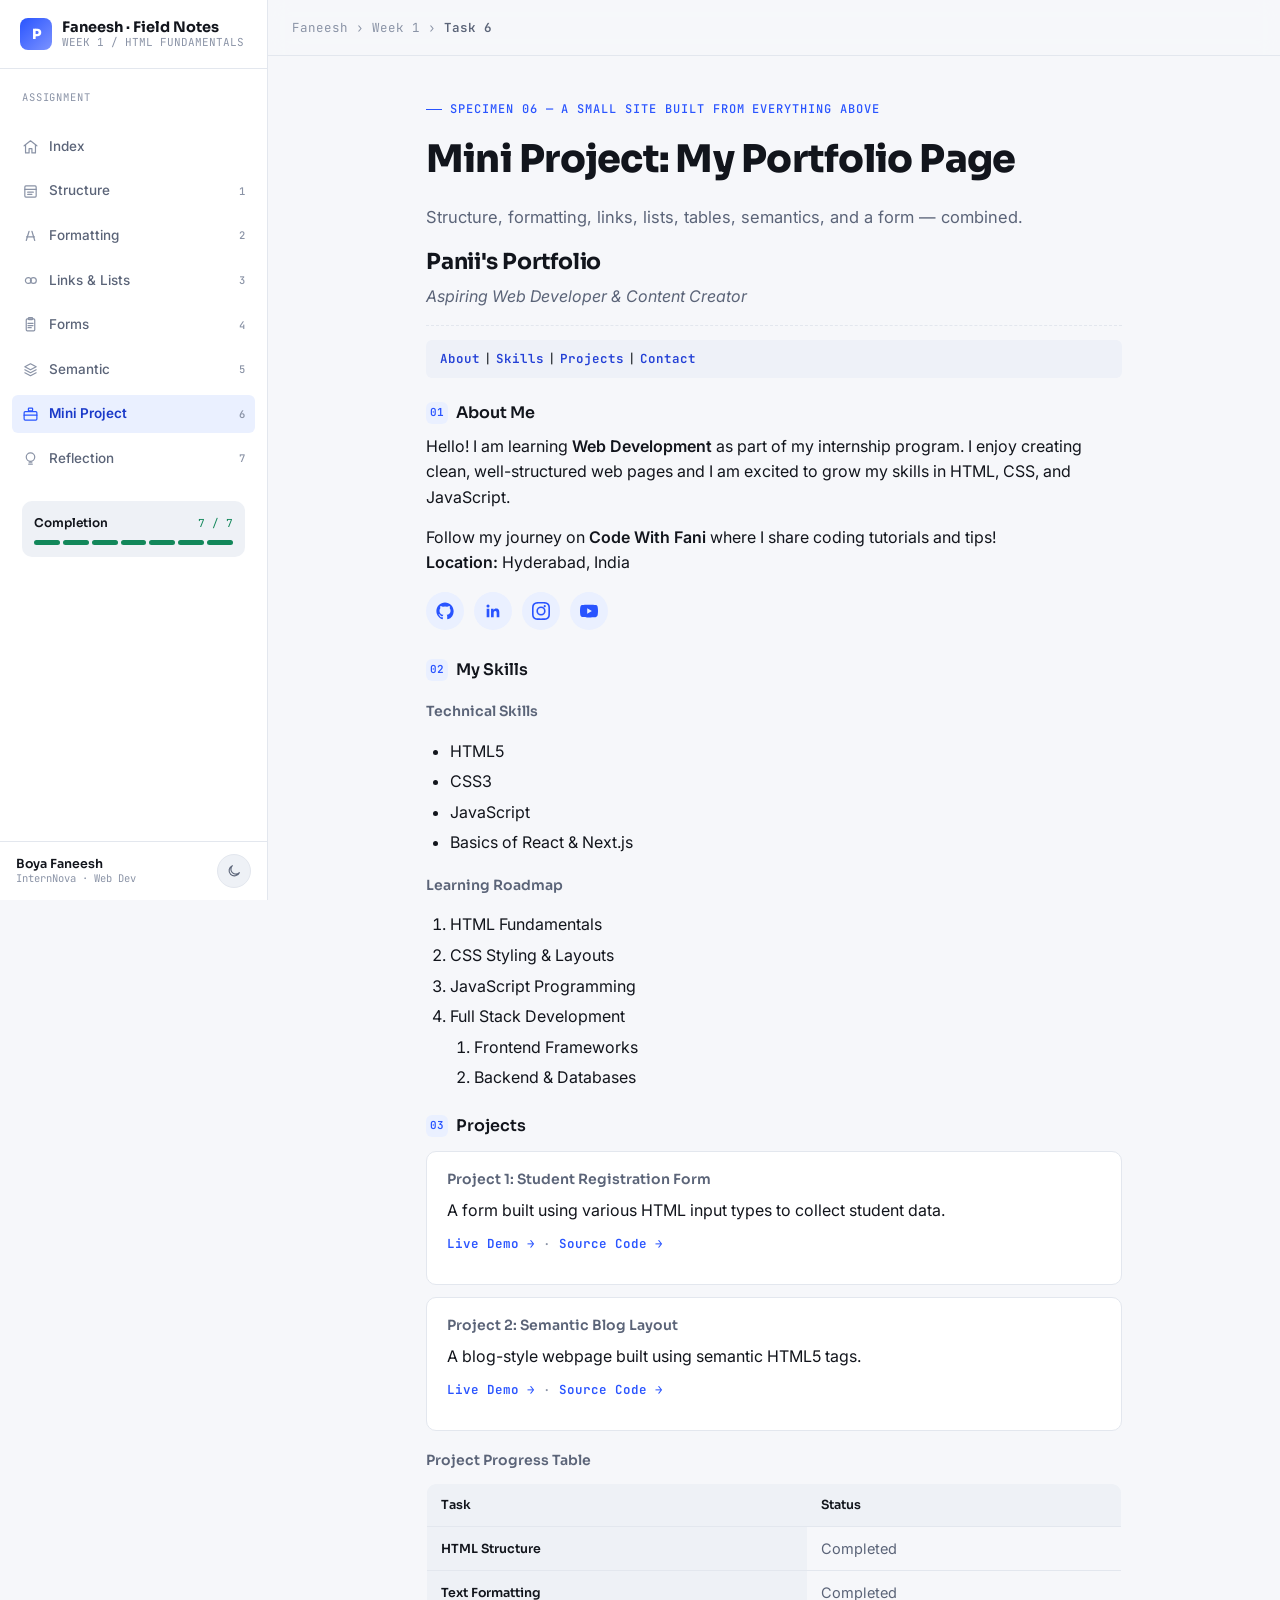
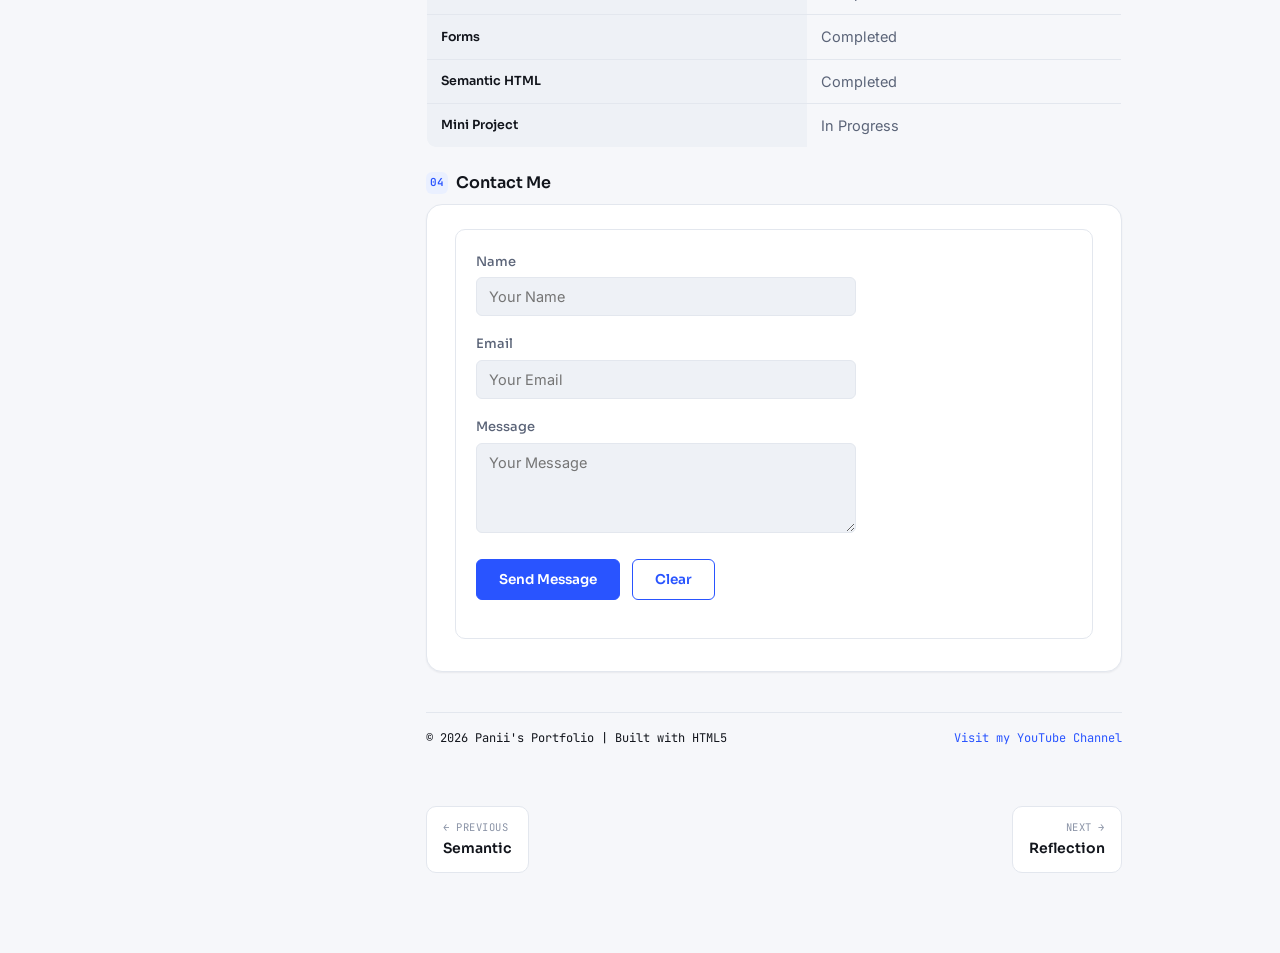
<file: task6_mini_project.html>
<!DOCTYPE html>
<html lang="en">
<head>
    <meta charset="UTF-8">
    <meta name="viewport" content="width=device-width, initial-scale=1.0">
    <title>Task 6 - Mini Project: My Portfolio Page</title>
    <link rel="stylesheet" href="assets/style.css">
</head>
<body>
    <a class="skip-link" href="#main-content">Skip to content</a>
    <div class="read-bar"><div class="read-bar-fill"></div></div>

    <div class="shell">
        <div class="scrim"></div>

        <aside class="sidebar">
            <div class="sidebar-brand">
                <div class="brand-mark">P</div>
                <div class="brand-text">
                    <strong>Faneesh · Field Notes</strong>
                    <span>WEEK 1 / HTML FUNDAMENTALS</span>
                </div>
            </div>

            <nav class="sidebar-nav" aria-label="Task navigation">
                <p class="nav-label">Assignment</p>
                <ul class="nav-list">
<li class="nav-item"><a href="index.html"><svg class="" viewBox="0 0 24 24" fill="none" stroke="currentColor" stroke-width="1.7" stroke-linecap="round" stroke-linejoin="round"><path d="M3 11L12 4L21 11"/><path d="M5 10V21H10V15H14V21H19V10"/></svg><span>Index</span></a></li>
<li class="nav-item"><a href="task1_structure.html"><svg class="" viewBox="0 0 24 24" fill="none" stroke="currentColor" stroke-width="1.7" stroke-linecap="round" stroke-linejoin="round"><rect x="4" y="4" width="16" height="16" rx="1.5"/><line x1="4" y1="9" x2="20" y2="9"/><line x1="8" y1="13" x2="16" y2="13"/><line x1="8" y1="16" x2="14" y2="16"/></svg><span>Structure</span><span class="nav-num">1</span></a></li>
<li class="nav-item"><a href="task2_text_formatting.html"><svg class="" viewBox="0 0 24 24" fill="none" stroke="currentColor" stroke-width="1.7" stroke-linecap="round" stroke-linejoin="round"><line x1="6" y1="19" x2="10" y2="6"/><line x1="18" y1="19" x2="14" y2="6"/><line x1="6.5" y1="14" x2="17.5" y2="14"/></svg><span>Formatting</span><span class="nav-num">2</span></a></li>
<li class="nav-item"><a href="task3_links_images_lists_tables.html"><svg class="" viewBox="0 0 24 24" fill="none" stroke="currentColor" stroke-width="1.7" stroke-linecap="round" stroke-linejoin="round"><circle cx="9" cy="12" r="4.2"/><circle cx="16" cy="12" r="4.2"/></svg><span>Links & Lists</span><span class="nav-num">3</span></a></li>
<li class="nav-item"><a href="task4_registration_form.html"><svg class="" viewBox="0 0 24 24" fill="none" stroke="currentColor" stroke-width="1.7" stroke-linecap="round" stroke-linejoin="round"><rect x="6" y="4" width="12" height="17" rx="1.5"/><rect x="9" y="2.2" width="6" height="3" rx="1"/><line x1="8.5" y1="10.5" x2="15.5" y2="10.5"/><line x1="8.5" y1="13.5" x2="15.5" y2="13.5"/><line x1="8.5" y1="16.5" x2="13" y2="16.5"/></svg><span>Forms</span><span class="nav-num">4</span></a></li>
<li class="nav-item"><a href="task5_semantic.html"><svg class="" viewBox="0 0 24 24" fill="none" stroke="currentColor" stroke-width="1.7" stroke-linecap="round" stroke-linejoin="round"><polygon points="12,4 20,8.2 12,12.4 4,8.2"/><polyline points="4,12.4 12,16.6 20,12.4"/><polyline points="4,16.6 12,20.8 20,16.6"/></svg><span>Semantic</span><span class="nav-num">5</span></a></li>
<li class="nav-item"><a href="task6_mini_project.html" aria-current="page"><svg class="" viewBox="0 0 24 24" fill="none" stroke="currentColor" stroke-width="1.7" stroke-linecap="round" stroke-linejoin="round"><rect x="9" y="3" width="6" height="4" rx="1"/><rect x="3" y="8" width="18" height="12" rx="1.5"/><line x1="3" y1="13" x2="21" y2="13"/></svg><span>Mini Project</span><span class="nav-num">6</span></a></li>
<li class="nav-item"><a href="task7_reflection.html"><svg class="" viewBox="0 0 24 24" fill="none" stroke="currentColor" stroke-width="1.7" stroke-linecap="round" stroke-linejoin="round"><circle cx="12" cy="10" r="6"/><line x1="9.5" y1="20" x2="14.5" y2="20"/><line x1="10" y1="17" x2="14" y2="17"/></svg><span>Reflection</span><span class="nav-num">7</span></a></li>
                </ul>

                <div class="sidebar-progress">
                    <div class="sp-head"><span>Completion</span><span>7 / 7</span></div>
                    <div class="sp-segments">
                        <div class="sp-seg"></div><div class="sp-seg"></div><div class="sp-seg"></div>
                        <div class="sp-seg"></div><div class="sp-seg"></div><div class="sp-seg"></div>
                        <div class="sp-seg"></div>
                    </div>
                </div>
            </nav>

            <div class="sidebar-foot">
                <div class="who">
                    <strong>Boya Faneesh</strong>
                    <span>InternNova · Web Dev</span>
                </div>
                <button class="theme-toggle" type="button" aria-label="Toggle dark mode">
                    <svg class="moon" viewBox="0 0 24 24" fill="none" stroke="currentColor" stroke-width="1.7" stroke-linecap="round" stroke-linejoin="round"><path d="M20 14.5A8 8 0 1 1 9.5 4a6.5 6.5 0 0 0 10.5 10.5z"/></svg>
                    <svg class="sun" viewBox="0 0 24 24" fill="none" stroke="currentColor" stroke-width="1.7" stroke-linecap="round" stroke-linejoin="round"><circle cx="12" cy="12" r="4.2"/><line x1="12" y1="2.5" x2="12" y2="5"/><line x1="12" y1="19" x2="12" y2="21.5"/><line x1="2.5" y1="12" x2="5" y2="12"/><line x1="19" y1="12" x2="21.5" y2="12"/><line x1="4.9" y1="4.9" x2="6.7" y2="6.7"/><line x1="17.3" y1="17.3" x2="19.1" y2="19.1"/><line x1="4.9" y1="19.1" x2="6.7" y2="17.3"/><line x1="17.3" y1="6.7" x2="19.1" y2="4.9"/></svg>
                </button>
            </div>
        </aside>

        <div class="main">
            <header class="topbar">
                <button class="menu-btn" type="button" aria-label="Open navigation" aria-expanded="false">
                    <svg viewBox="0 0 24 24" fill="none" stroke="currentColor" stroke-width="1.8" stroke-linecap="round"><line x1="4" y1="7" x2="20" y2="7"/><line x1="4" y1="12" x2="20" y2="12"/><line x1="4" y1="17" x2="20" y2="17"/></svg>
                </button>
                <div class="breadcrumb">Faneesh &rsaquo; Week 1 &rsaquo; <b>Task 6</b></div>
            </header>

            <main id="main-content" class="page">

                <p class="eyebrow">Specimen 06 &mdash; a small site built from everything above</p>
                <h1>Mini Project: My Portfolio Page</h1>
                <p class="lede">Structure, formatting, links, lists, tables, semantics, and a form &mdash; combined.</p>

                <!--
                    Everything below this comment is the standalone mini-site
                    (a self-contained HTML document in miniature). It is wrapped
                    in one <article> rather than nested <header>/<main> tags,
                    since a page can only have a single <main> landmark.
                -->
                <article class="reveal" aria-labelledby="mini-site-heading">

                    <header>
                        <h2 id="mini-site-heading">Panii's Portfolio</h2>
                        <p><em>Aspiring Web Developer &amp; Content Creator</em></p>
                    </header>

                    <nav aria-label="Portfolio sections">
                        <a href="#about">About</a> |
                        <a href="#skills">Skills</a> |
                        <a href="#projects">Projects</a> |
                        <a href="#contact">Contact</a>
                    </nav>

                    <section id="about">
                        <h3><span class="num">01</span>About Me</h3>
                        <p>
                            Hello! I am learning <strong>Web Development</strong> as part
                            of my internship program. I enjoy creating clean,
                            well-structured web pages and I am excited to grow my skills
                            in HTML, CSS, and JavaScript.
                        </p>
                        <p>
                            Follow my journey on <strong>Code With Fani</strong> where I share
                            coding tutorials and tips!<br>
                            <strong>Location:</strong> Hyderabad, India
                        </p>

                        <ul class="social-links" aria-label="Social profiles">
                            <li>
                                <a href="#" target="_blank" rel="noopener noreferrer" aria-label="GitHub">
                                    <svg viewBox="0 0 24 24" width="22" height="22" fill="currentColor" aria-hidden="true"><path d="M12 .5C5.73.5.5 5.73.5 12c0 5.08 3.29 9.39 7.86 10.91.58.1.79-.25.79-.56 0-.27-.01-1.17-.02-2.12-3.2.7-3.88-1.36-3.88-1.36-.52-1.34-1.28-1.7-1.28-1.7-1.04-.72.08-.7.08-.7 1.16.08 1.77 1.2 1.77 1.2 1.03 1.77 2.7 1.26 3.36.96.1-.75.4-1.26.73-1.55-2.55-.29-5.23-1.28-5.23-5.7 0-1.26.45-2.29 1.19-3.1-.12-.29-.52-1.47.11-3.06 0 0 .97-.31 3.18 1.18a11 11 0 0 1 5.79 0c2.2-1.49 3.17-1.18 3.17-1.18.64 1.59.24 2.77.12 3.06.74.81 1.18 1.84 1.18 3.1 0 4.43-2.69 5.4-5.25 5.69.41.36.78 1.06.78 2.14 0 1.55-.01 2.79-.01 3.17 0 .31.21.67.8.55A10.53 10.53 0 0 0 23.5 12C23.5 5.73 18.27.5 12 .5Z"/></svg>
                                </a>
                            </li>
                            <li>
                                <a href="#" target="_blank" rel="noopener noreferrer" aria-label="LinkedIn">
                                    <svg viewBox="0 0 24 24" width="22" height="22" fill="currentColor" aria-hidden="true"><path d="M20.45 20.45h-3.55v-5.57c0-1.33-.02-3.03-1.85-3.03-1.86 0-2.14 1.45-2.14 2.94v5.66H9.36V9h3.41v1.56h.05c.47-.9 1.63-1.85 3.36-1.85 3.6 0 4.27 2.37 4.27 5.45v6.29ZM5.34 7.43a2.06 2.06 0 1 1 0-4.12 2.06 2.06 0 0 1 0 4.12ZM7.12 20.45H3.56V9h3.56v11.45Z"/></svg>
                                </a>
                            </li>
                            <li>
                                <a href="#" target="_blank" rel="noopener noreferrer" aria-label="Instagram">
                                    <svg viewBox="0 0 24 24" width="22" height="22" fill="currentColor" aria-hidden="true"><path d="M12 2.16c3.2 0 3.58.01 4.85.07 1.17.05 1.8.25 2.23.41.56.22.96.48 1.38.9.42.42.68.82.9 1.38.16.42.36 1.06.41 2.23.06 1.27.07 1.65.07 4.85s-.01 3.58-.07 4.85c-.05 1.17-.25 1.8-.41 2.23-.22.56-.48.96-.9 1.38-.42.42-.82.68-1.38.9-.42.16-1.06.36-2.23.41-1.27.06-1.65.07-4.85.07s-3.58-.01-4.85-.07c-1.17-.05-1.8-.25-2.23-.41a3.72 3.72 0 0 1-1.38-.9 3.72 3.72 0 0 1-.9-1.38c-.16-.42-.36-1.06-.41-2.23-.06-1.27-.07-1.65-.07-4.85s.01-3.58.07-4.85c.05-1.17.25-1.8.41-2.23.22-.56.48-.96.9-1.38.42-.42.82-.68 1.38-.9.42-.16 1.06-.36 2.23-.41 1.27-.06 1.65-.07 4.85-.07ZM12 0C8.74 0 8.33.01 7.05.07c-1.28.06-2.15.26-2.91.56-.79.31-1.46.72-2.13 1.38a5.9 5.9 0 0 0-1.38 2.13c-.3.76-.5 1.63-.56 2.91C.01 8.33 0 8.74 0 12s.01 3.67.07 4.95c.06 1.28.26 2.15.56 2.91.31.79.72 1.46 1.38 2.13.67.66 1.34 1.07 2.13 1.38.76.3 1.63.5 2.91.56C8.33 23.99 8.74 24 12 24s3.67-.01 4.95-.07c1.28-.06 2.15-.26 2.91-.56.79-.31 1.46-.72 2.13-1.38a5.9 5.9 0 0 0 1.38-2.13c.3-.76.5-1.63.56-2.91.06-1.28.07-1.69.07-4.95s-.01-3.67-.07-4.95c-.06-1.28-.26-2.15-.56-2.91a5.9 5.9 0 0 0-1.38-2.13A5.9 5.9 0 0 0 19.86.63c-.76-.3-1.63-.5-2.91-.56C15.67.01 15.26 0 12 0Zm0 5.84A6.16 6.16 0 1 0 12 18.16 6.16 6.16 0 0 0 12 5.84Zm0 10.16a4 4 0 1 1 0-8 4 4 0 0 1 0 8Zm6.4-10.4a1.44 1.44 0 1 1-2.88 0 1.44 1.44 0 0 1 2.88 0Z"/></svg>
                                </a>
                            </li>
                            <li>
                                <a href="#" target="_blank" rel="noopener noreferrer" aria-label="YouTube">
                                    <svg viewBox="0 0 24 24" width="22" height="22" fill="currentColor" aria-hidden="true"><path d="M23.5 6.19a3.02 3.02 0 0 0-2.12-2.14C19.55 3.5 12 3.5 12 3.5s-7.55 0-9.38.55A3.02 3.02 0 0 0 .5 6.19 31.6 31.6 0 0 0 0 12a31.6 31.6 0 0 0 .5 5.81 3.02 3.02 0 0 0 2.12 2.14C4.45 20.5 12 20.5 12 20.5s7.55 0 9.38-.55a3.02 3.02 0 0 0 2.12-2.14A31.6 31.6 0 0 0 24 12a31.6 31.6 0 0 0-.5-5.81ZM9.6 15.6V8.4L15.8 12l-6.2 3.6Z"/></svg>
                                </a>
                            </li>
                        </ul>
                    </section>

                    <section id="skills">
                        <h3><span class="num">02</span>My Skills</h3>
                        <h4>Technical Skills</h4>
                        <ul>
                            <li>HTML5</li>
                            <li>CSS3</li>
                            <li>JavaScript</li>
                            <li>Basics of React &amp; Next.js</li>
                        </ul>

                        <h4>Learning Roadmap</h4>
                        <ol>
                            <li>HTML Fundamentals</li>
                            <li>CSS Styling &amp; Layouts</li>
                            <li>JavaScript Programming</li>
                            <li>Full Stack Development
                                <ol>
                                    <li>Frontend Frameworks</li>
                                    <li>Backend &amp; Databases</li>
                                </ol>
                            </li>
                        </ol>
                    </section>

                    <section id="projects">
                        <h3><span class="num">03</span>Projects</h3>

                        <article>
                            <h4>Project 1: Student Registration Form</h4>
                            <p>A form built using various HTML input types to collect student data.</p>
                            <p class="project-links">
                                <a href="#" target="_blank" rel="noopener noreferrer">Live Demo &rarr;</a> ·
                                <a href="#" target="_blank" rel="noopener noreferrer">Source Code &rarr;</a>
                            </p>
                        </article>

                        <article>
                            <h4>Project 2: Semantic Blog Layout</h4>
                            <p>A blog-style webpage built using semantic HTML5 tags.</p>
                            <p class="project-links">
                                <a href="#" target="_blank" rel="noopener noreferrer">Live Demo &rarr;</a> ·
                                <a href="#" target="_blank" rel="noopener noreferrer">Source Code &rarr;</a>
                            </p>
                        </article>

                        <h4 id="progress-table-heading">Project Progress Table</h4>
                        <table aria-labelledby="progress-table-heading">
                            <caption class="sr-only">Status of each assignment task completed so far</caption>
                            <thead>
                                <tr>
                                    <th scope="col">Task</th>
                                    <th scope="col">Status</th>
                                </tr>
                            </thead>
                            <tbody>
                                <tr>
                                    <th scope="row">HTML Structure</th>
                                    <td>Completed</td>
                                </tr>
                                <tr>
                                    <th scope="row">Text Formatting</th>
                                    <td>Completed</td>
                                </tr>
                                <tr>
                                    <th scope="row">Forms</th>
                                    <td>Completed</td>
                                </tr>
                                <tr>
                                    <th scope="row">Semantic HTML</th>
                                    <td>Completed</td>
                                </tr>
                                <tr>
                                    <th scope="row">Mini Project</th>
                                    <td>In Progress</td>
                                </tr>
                            </tbody>
                        </table>
                    </section>

                    <section id="contact">
                        <h3><span class="num">04</span>Contact Me</h3>
                        <form action="#" method="post" novalidate>
                            <fieldset>
                                <legend class="sr-only">Contact form</legend>
                                <p>
                                    <label for="cname">Name</label><br>
                                    <input type="text" id="cname" name="cname" placeholder="Your Name" autocomplete="name" required>
                                </p>
                                <p>
                                    <label for="cemail">Email</label><br>
                                    <input type="email" id="cemail" name="cemail" placeholder="Your Email" autocomplete="email" required>
                                </p>
                                <p>
                                    <label for="cmessage">Message</label><br>
                                    <textarea id="cmessage" name="cmessage" rows="4" cols="40" placeholder="Your Message" required></textarea>
                                </p>
                                <p>
                                    <input type="submit" value="Send Message">
                                    <input type="reset" value="Clear">
                                </p>
                            </fieldset>
                        </form>
                    </section>

                    <footer>
                        <p>&copy; 2026 Panii's Portfolio | Built with HTML5</p>
                        <p><a href="https://www.youtube.com/" target="_blank" rel="noopener noreferrer">Visit my YouTube Channel</a></p>
                    </footer>

                </article>

                <div class="page-nav"><a class="prev" href="task5_semantic.html"><small>&larr; Previous</small><span>Semantic</span></a><a class="next" href="task7_reflection.html"><small>Next &rarr;</small><span>Reflection</span></a></div>
            </main>
        </div>
    </div>

    <script src="assets/script.js" defer></script>
</body>
</html>
</file>
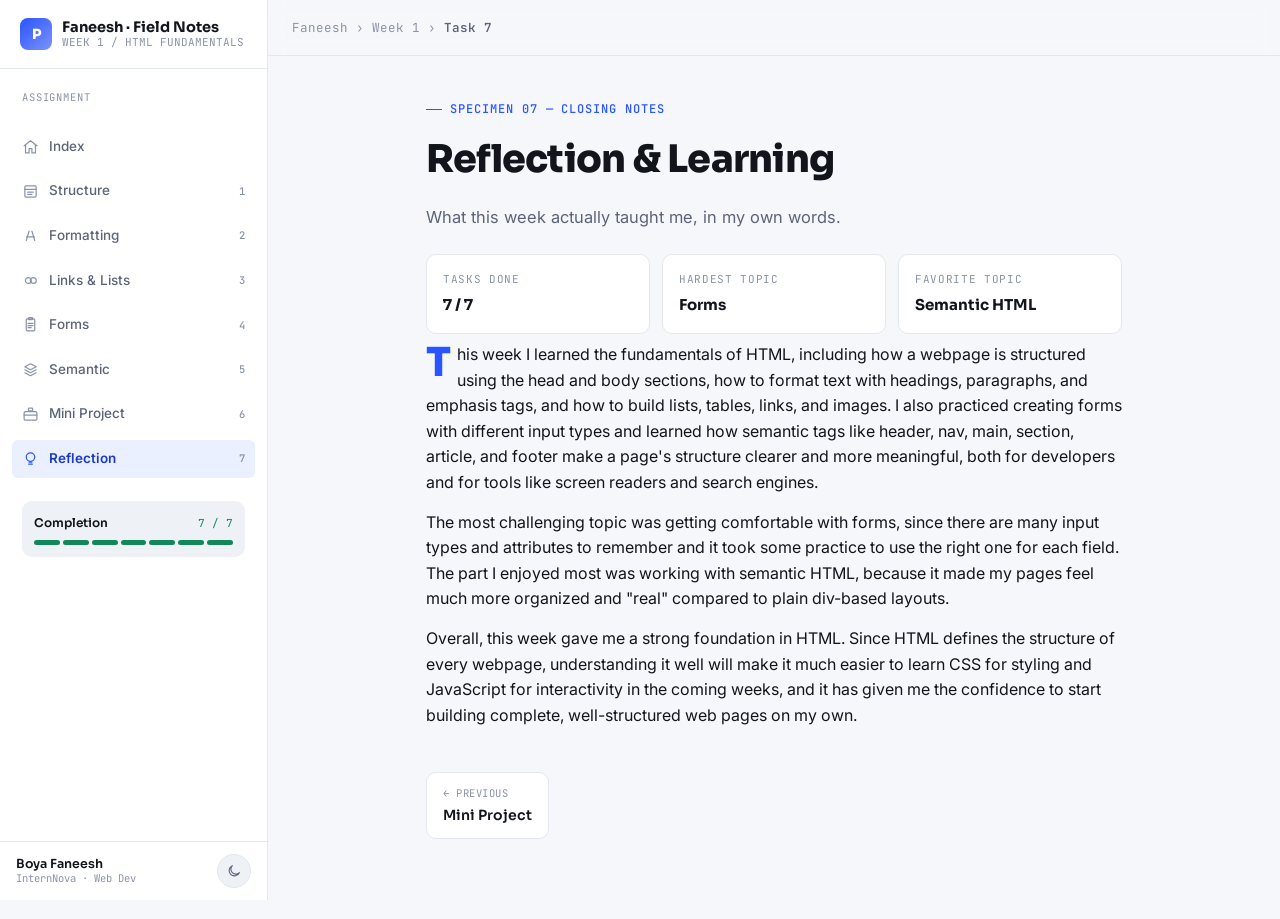
<file: task7_reflection.html>
<!DOCTYPE html>
<html lang="en">
<head>
    <meta charset="UTF-8">
    <meta name="viewport" content="width=device-width, initial-scale=1.0">
    <title>Task 7 - Reflection & Learning</title>
    <link rel="stylesheet" href="assets/style.css">
</head>
<body>
    <a class="skip-link" href="#main-content">Skip to content</a>
    <div class="read-bar"><div class="read-bar-fill"></div></div>

    <div class="shell">
        <div class="scrim"></div>

        <aside class="sidebar">
            <div class="sidebar-brand">
                <div class="brand-mark">P</div>
                <div class="brand-text">
                    <strong>Faneesh · Field Notes</strong>
                    <span>WEEK 1 / HTML FUNDAMENTALS</span>
                </div>
            </div>

            <nav class="sidebar-nav" aria-label="Task navigation">
                <p class="nav-label">Assignment</p>
                <ul class="nav-list">
<li class="nav-item"><a href="index.html"><svg class="" viewBox="0 0 24 24" fill="none" stroke="currentColor" stroke-width="1.7" stroke-linecap="round" stroke-linejoin="round"><path d="M3 11L12 4L21 11"/><path d="M5 10V21H10V15H14V21H19V10"/></svg><span>Index</span></a></li>
<li class="nav-item"><a href="task1_structure.html"><svg class="" viewBox="0 0 24 24" fill="none" stroke="currentColor" stroke-width="1.7" stroke-linecap="round" stroke-linejoin="round"><rect x="4" y="4" width="16" height="16" rx="1.5"/><line x1="4" y1="9" x2="20" y2="9"/><line x1="8" y1="13" x2="16" y2="13"/><line x1="8" y1="16" x2="14" y2="16"/></svg><span>Structure</span><span class="nav-num">1</span></a></li>
<li class="nav-item"><a href="task2_text_formatting.html"><svg class="" viewBox="0 0 24 24" fill="none" stroke="currentColor" stroke-width="1.7" stroke-linecap="round" stroke-linejoin="round"><line x1="6" y1="19" x2="10" y2="6"/><line x1="18" y1="19" x2="14" y2="6"/><line x1="6.5" y1="14" x2="17.5" y2="14"/></svg><span>Formatting</span><span class="nav-num">2</span></a></li>
<li class="nav-item"><a href="task3_links_images_lists_tables.html"><svg class="" viewBox="0 0 24 24" fill="none" stroke="currentColor" stroke-width="1.7" stroke-linecap="round" stroke-linejoin="round"><circle cx="9" cy="12" r="4.2"/><circle cx="16" cy="12" r="4.2"/></svg><span>Links & Lists</span><span class="nav-num">3</span></a></li>
<li class="nav-item"><a href="task4_registration_form.html"><svg class="" viewBox="0 0 24 24" fill="none" stroke="currentColor" stroke-width="1.7" stroke-linecap="round" stroke-linejoin="round"><rect x="6" y="4" width="12" height="17" rx="1.5"/><rect x="9" y="2.2" width="6" height="3" rx="1"/><line x1="8.5" y1="10.5" x2="15.5" y2="10.5"/><line x1="8.5" y1="13.5" x2="15.5" y2="13.5"/><line x1="8.5" y1="16.5" x2="13" y2="16.5"/></svg><span>Forms</span><span class="nav-num">4</span></a></li>
<li class="nav-item"><a href="task5_semantic.html"><svg class="" viewBox="0 0 24 24" fill="none" stroke="currentColor" stroke-width="1.7" stroke-linecap="round" stroke-linejoin="round"><polygon points="12,4 20,8.2 12,12.4 4,8.2"/><polyline points="4,12.4 12,16.6 20,12.4"/><polyline points="4,16.6 12,20.8 20,16.6"/></svg><span>Semantic</span><span class="nav-num">5</span></a></li>
<li class="nav-item"><a href="task6_mini_project.html"><svg class="" viewBox="0 0 24 24" fill="none" stroke="currentColor" stroke-width="1.7" stroke-linecap="round" stroke-linejoin="round"><rect x="9" y="3" width="6" height="4" rx="1"/><rect x="3" y="8" width="18" height="12" rx="1.5"/><line x1="3" y1="13" x2="21" y2="13"/></svg><span>Mini Project</span><span class="nav-num">6</span></a></li>
<li class="nav-item"><a href="task7_reflection.html"><svg class="" viewBox="0 0 24 24" fill="none" stroke="currentColor" stroke-width="1.7" stroke-linecap="round" stroke-linejoin="round"><circle cx="12" cy="10" r="6"/><line x1="9.5" y1="20" x2="14.5" y2="20"/><line x1="10" y1="17" x2="14" y2="17"/></svg><span>Reflection</span><span class="nav-num">7</span></a></li>
                </ul>

                <div class="sidebar-progress">
                    <div class="sp-head"><span>Completion</span><span>7 / 7</span></div>
                    <div class="sp-segments">
                        <div class="sp-seg"></div><div class="sp-seg"></div><div class="sp-seg"></div>
                        <div class="sp-seg"></div><div class="sp-seg"></div><div class="sp-seg"></div>
                        <div class="sp-seg"></div>
                    </div>
                </div>
            </nav>

            <div class="sidebar-foot">
                <div class="who">
                    <strong>Boya Faneesh</strong>
                    <span>InternNova · Web Dev</span>
                </div>
                <button class="theme-toggle" type="button" aria-label="Toggle dark mode">
                    <svg class="moon" viewBox="0 0 24 24" fill="none" stroke="currentColor" stroke-width="1.7" stroke-linecap="round" stroke-linejoin="round"><path d="M20 14.5A8 8 0 1 1 9.5 4a6.5 6.5 0 0 0 10.5 10.5z"/></svg>
                    <svg class="sun" viewBox="0 0 24 24" fill="none" stroke="currentColor" stroke-width="1.7" stroke-linecap="round" stroke-linejoin="round"><circle cx="12" cy="12" r="4.2"/><line x1="12" y1="2.5" x2="12" y2="5"/><line x1="12" y1="19" x2="12" y2="21.5"/><line x1="2.5" y1="12" x2="5" y2="12"/><line x1="19" y1="12" x2="21.5" y2="12"/><line x1="4.9" y1="4.9" x2="6.7" y2="6.7"/><line x1="17.3" y1="17.3" x2="19.1" y2="19.1"/><line x1="4.9" y1="19.1" x2="6.7" y2="17.3"/><line x1="17.3" y1="6.7" x2="19.1" y2="4.9"/></svg>
                </button>
            </div>
        </aside>

        <div class="main">
            <header class="topbar">
                <button class="menu-btn" type="button" aria-label="Open navigation" aria-expanded="false">
                    <svg viewBox="0 0 24 24" fill="none" stroke="currentColor" stroke-width="1.8" stroke-linecap="round"><line x1="4" y1="7" x2="20" y2="7"/><line x1="4" y1="12" x2="20" y2="12"/><line x1="4" y1="17" x2="20" y2="17"/></svg>
                </button>
                <div class="breadcrumb">Faneesh &rsaquo; Week 1 &rsaquo; <b>Task 7</b></div>
            </header>

            <main id="main-content" class="page ">

                <p class="eyebrow">Specimen 07 &mdash; closing notes</p>
                <h1>Reflection &amp; Learning</h1>
                <p class="lede">What this week actually taught me, in my own words.</p>

                <div class="pull-row reveal">
                    <div class="pull-card"><div class="k">Tasks done</div><div class="v">7 / 7</div></div>
                    <div class="pull-card"><div class="k">Hardest topic</div><div class="v">Forms</div></div>
                    <div class="pull-card"><div class="k">Favorite topic</div><div class="v">Semantic HTML</div></div>
                </div>

                <div class="reflect">
                <p>
                    This week I learned the fundamentals of HTML, including how a
                    webpage is structured using the head and body sections, how to
                    format text with headings, paragraphs, and emphasis tags, and how
                    to build lists, tables, links, and images. I also practiced creating
                    forms with different input types and learned how semantic tags like
                    header, nav, main, section, article, and footer make a page's
                    structure clearer and more meaningful, both for developers and for
                    tools like screen readers and search engines.
                </p>

                <p>
                    The most challenging topic was getting comfortable with forms,
                    since there are many input types and attributes to remember and
                    it took some practice to use the right one for each field. The
                    part I enjoyed most was working with semantic HTML, because it
                    made my pages feel much more organized and "real" compared to
                    plain div-based layouts.
                </p>

                <p>
                    Overall, this week gave me a strong foundation in HTML. Since HTML
                    defines the structure of every webpage, understanding it well will
                    make it much easier to learn CSS for styling and JavaScript for
                    interactivity in the coming weeks, and it has given me the
                    confidence to start building complete, well-structured web pages
                    on my own.
                </p>
                </div>

                <div class="page-nav"><a class="prev" href="task6_mini_project.html"><small>&larr; Previous</small><span>Mini Project</span></a></div>
            </main>
        </div>
    </div>

    <script src="assets/script.js" defer></script>
</body>
</html>
</file>
<file: assets/style.css>
/* =========================================================
   Panii — Week 1 HTML Fundamentals
   Design system v2 — sidebar documentation shell
   (Final consolidated version — includes Task 6 fixes)
   ========================================================= */

@import url('https://fonts.googleapis.com/css2?family=Sora:wght@500;600;700;800&family=Inter:wght@400;500;600&family=JetBrains+Mono:wght@400;500;600&display=swap');

:root {
  --bg: #F6F7FA;
  --bg-elevated: #FFFFFF;
  --bg-sunken: #EEF1F6;
  --border: #E3E7EE;
  --text: #12151C;
  --text-muted: #5B6478;
  --text-faint: #8A93A6;
  --accent: #2954FF;
  --accent-hover: #1E42D6;
  --accent-soft: #EAF0FF;
  --accent-ink: #1B3AC9;
  --good: #12875A;
  --good-soft: #E7F7EF;
  --bad: #D9412B;
  --bad-soft: #FDECEA;
  --code-bg: #EEF1F8;
  --code-text: #2340D6;

  --sidebar-w: 268px;
  --topbar-h: 56px;
  --radius-sm: 6px;
  --radius: 10px;
  --radius-lg: 16px;
  --shadow-sm: 0 1px 2px rgba(16, 20, 30, .06);
  --shadow: 0 8px 24px rgba(16, 20, 30, .08);
  --shadow-lg: 0 20px 48px rgba(16, 20, 30, .16);

  --display: "Sora", sans-serif;
  --body: "Inter", sans-serif;
  --mono: "JetBrains Mono", monospace;
}

[data-theme="dark"] {
  --bg: #0A0D14;
  --bg-elevated: #11151F;
  --bg-sunken: #0E1219;
  --border: #232838;
  --text: #E9ECF4;
  --text-muted: #9AA3B8;
  --text-faint: #6B738A;
  --accent: #7C93FF;
  --accent-hover: #91A4FF;
  --accent-soft: rgba(124, 147, 255, .14);
  --accent-ink: #C4D0FF;
  --good: #34D399;
  --good-soft: rgba(52, 211, 153, .12);
  --bad: #F87171;
  --bad-soft: rgba(248, 113, 113, .12);
  --code-bg: #171C29;
  --code-text: #A9BBFF;
  --shadow-sm: 0 1px 2px rgba(0, 0, 0, .3);
  --shadow: 0 8px 24px rgba(0, 0, 0, .35);
  --shadow-lg: 0 24px 60px rgba(0, 0, 0, .5);
}

* { box-sizing: border-box; }
html { -webkit-text-size-adjust: 100%; }

body {
  margin: 0;
  background: var(--bg);
  color: var(--text);
  font-family: var(--body);
  font-size: 16px;
  line-height: 1.6;
  transition: background .2s ease, color .2s ease;
}

img { max-width: 100%; height: auto; display: block; }
a { color: var(--accent); text-decoration: none; }
a:hover { color: var(--accent-hover); text-decoration: underline; }
:focus-visible { outline: 2px solid var(--accent); outline-offset: 2px; border-radius: 3px; }

.skip-link {
  position: absolute; left: -999px; top: 0; z-index: 200;
  background: var(--accent); color: #fff; padding: 10px 16px; border-radius: var(--radius-sm);
}
.skip-link:focus { left: 12px; top: 12px; }

/* ---------------------------------------------------------
   Utility: screen-reader only (used by Task 6's caption/legend)
--------------------------------------------------------- */
.sr-only {
  position: absolute; width: 1px; height: 1px; padding: 0; margin: -1px;
  overflow: hidden; clip: rect(0, 0, 0, 0); white-space: nowrap; border: 0;
}

/* ---------------------------------------------------------
   Reading progress hairline (scroll indicator)
--------------------------------------------------------- */
.read-bar {
  position: fixed; top: 0; left: 0; right: 0; height: 3px;
  background: transparent; z-index: 60;
}
.read-bar-fill {
  height: 100%; width: 0%;
  background: linear-gradient(90deg, var(--accent), var(--accent-ink));
  transition: width .1s linear;
}

/* ---------------------------------------------------------
   Shell layout
--------------------------------------------------------- */
.shell { min-height: 100vh; }

.scrim {
  position: fixed; inset: 0; background: rgba(8, 10, 16, .5);
  z-index: 45; opacity: 0; pointer-events: none; transition: opacity .2s ease;
}
.scrim.is-visible { opacity: 1; pointer-events: auto; }

/* ---- Sidebar ---- */
.sidebar {
  position: fixed; top: 0; left: 0; bottom: 0; width: var(--sidebar-w);
  background: var(--bg-elevated); border-right: 1px solid var(--border);
  display: flex; flex-direction: column; z-index: 50;
  transform: translateX(0); transition: transform .25s ease, background .2s ease, border-color .2s ease;
}
.sidebar-brand {
  display: flex; align-items: center; gap: 10px;
  padding: 18px 20px; border-bottom: 1px solid var(--border);
}
.brand-mark {
  width: 32px; height: 32px; border-radius: 8px;
  background: linear-gradient(135deg, var(--accent), #7C93FF);
  color: #fff; font-family: var(--display); font-weight: 800; font-size: 14px;
  display: flex; align-items: center; justify-content: center; flex: none;
}
.brand-text { display: flex; flex-direction: column; line-height: 1.2; }
.brand-text strong { font-family: var(--display); font-size: 14.5px; font-weight: 700; }
.brand-text span { font-family: var(--mono); font-size: 11px; color: var(--text-faint); }

.sidebar-nav { flex: 1; overflow-y: auto; padding: 14px 12px; }
.nav-label {
  font-family: var(--mono); font-size: 10.5px; letter-spacing: .08em; text-transform: uppercase;
  color: var(--text-faint); padding: 6px 10px 8px;
}
.nav-list { list-style: none; margin: 0 0 18px; padding: 0; display: flex; flex-direction: column; gap: 2px; }
.nav-item a {
  display: flex; align-items: center; gap: 10px;
  padding: 8px 10px; border-radius: var(--radius-sm);
  color: var(--text-muted); font-size: 13.5px; font-weight: 500; text-decoration: none;
  transition: background .15s ease, color .15s ease;
}
.nav-item a svg { flex: none; width: 17px; height: 17px; color: var(--text-faint); transition: color .15s ease; }
.nav-item a:hover { background: var(--bg-sunken); color: var(--text); }
.nav-item a:hover svg { color: var(--text-muted); }
.nav-item a.is-active { background: var(--accent-soft); color: var(--accent-ink); font-weight: 600; }
.nav-item a.is-active svg { color: var(--accent); }
.nav-num {
  margin-left: auto; font-family: var(--mono); font-size: 10.5px; color: var(--text-faint);
}

.sidebar-progress { margin: 4px 10px 16px; padding: 12px; background: var(--bg-sunken); border-radius: var(--radius); }
.sp-head { display: flex; justify-content: space-between; align-items: baseline; margin-bottom: 8px; }
.sp-head span:first-child { font-family: var(--display); font-size: 12px; font-weight: 600; }
.sp-head span:last-child { font-family: var(--mono); font-size: 11px; color: var(--good); }
.sp-segments { display: flex; gap: 3px; }
.sp-seg { height: 5px; flex: 1; border-radius: 3px; background: var(--good); opacity: 0; transform: scaleY(.4); transform-origin: bottom; transition: opacity .3s ease, transform .3s ease; }
.sp-seg.is-on { opacity: 1; transform: scaleY(1); }

.sidebar-foot { border-top: 1px solid var(--border); padding: 12px 16px; display: flex; align-items: center; justify-content: space-between; gap: 8px; }
.sidebar-foot .who { display: flex; flex-direction: column; line-height: 1.25; min-width: 0; }
.sidebar-foot .who strong { font-size: 12.5px; font-family: var(--display); font-weight: 600; white-space: nowrap; overflow: hidden; text-overflow: ellipsis; }
.sidebar-foot .who span { font-size: 10.5px; color: var(--text-faint); font-family: var(--mono); }

.theme-toggle {
  flex: none; width: 34px; height: 34px; border-radius: 50%;
  border: 1px solid var(--border); background: var(--bg-sunken); color: var(--text-muted);
  display: flex; align-items: center; justify-content: center; cursor: pointer;
}
.theme-toggle:hover { color: var(--text); border-color: var(--text-faint); }
.theme-toggle svg { width: 16px; height: 16px; }
.theme-toggle .sun { display: none; }
[data-theme="dark"] .theme-toggle .moon { display: none; }
[data-theme="dark"] .theme-toggle .sun { display: block; }

/* ---- Main column ---- */
.main { margin-left: var(--sidebar-w); min-height: 100vh; display: flex; flex-direction: column; }

.topbar {
  position: sticky; top: 0; z-index: 40;
  display: flex; align-items: center; gap: 12px;
  height: var(--topbar-h); padding: 0 24px;
  background: color-mix(in srgb, var(--bg) 88%, transparent);
  backdrop-filter: blur(10px);
  border-bottom: 1px solid var(--border);
}
.menu-btn {
  display: none; width: 34px; height: 34px; border-radius: var(--radius-sm);
  border: 1px solid var(--border); background: var(--bg-elevated); color: var(--text);
  align-items: center; justify-content: center; cursor: pointer; flex: none;
}
.breadcrumb { font-family: var(--mono); font-size: 12.5px; color: var(--text-faint); white-space: nowrap; overflow: hidden; text-overflow: ellipsis; }
.breadcrumb b { color: var(--text-muted); font-weight: 600; }
.topbar-spacer { flex: 1; }
.topbar-cta {
  font-family: var(--display); font-size: 12.5px; font-weight: 600;
  color: var(--good); background: var(--good-soft); border: 1px solid transparent;
  padding: 5px 10px; border-radius: 20px; white-space: nowrap;
}

.page { max-width: 760px; width: 100%; margin: 0 auto; padding: 44px 32px 80px; }

/* ---------------------------------------------------------
   Typography
--------------------------------------------------------- */
.eyebrow {
  font-family: var(--mono); font-size: 12px; font-weight: 500; letter-spacing: .08em;
  text-transform: uppercase; color: var(--accent); margin: 0 0 10px;
  display: flex; align-items: center; gap: 8px;
}
.eyebrow::before { content: ""; width: 16px; height: 1.5px; background: var(--accent); display: inline-block; }

h1 { font-family: var(--display); font-weight: 800; font-size: clamp(28px, 4vw, 38px); letter-spacing: -.02em; margin: 0 0 14px; }
h2 { font-family: var(--display); font-weight: 700; font-size: 21px; letter-spacing: -.01em; margin: 40px 0 14px; display: flex; align-items: center; gap: 10px; }
h2 .num, h3 .num {
  font-family: var(--mono); font-size: 12px; font-weight: 600; color: var(--accent);
  background: var(--accent-soft); width: 24px; height: 24px; border-radius: 6px;
  display: inline-flex; align-items: center; justify-content: center; flex: none;
}
h3 { font-family: var(--display); font-weight: 600; font-size: 16px; margin: 22px 0 8px; color: var(--text); display: flex; align-items: center; gap: 8px; }
h3 .num { font-size: 11px; width: 22px; height: 22px; }
h4, h5, h6 { font-family: var(--display); color: var(--text-muted); }
h4 { font-size: 14px; font-weight: 600; margin: 18px 0 8px; }
p { margin: 0 0 14px; color: var(--text); }
.lede { color: var(--text-muted); font-size: 16.5px; }

hr { border: none; border-top: 1px solid var(--border); margin: 32px 0; }
strong { color: var(--text); font-weight: 600; }

code {
  font-family: var(--mono); font-size: .85em; background: var(--code-bg); color: var(--code-text);
  border-radius: 4px; padding: 1.5px 6px; white-space: nowrap;
}

/* ---------------------------------------------------------
   Cards / hero / images
--------------------------------------------------------- */
.card {
  background: var(--bg-elevated); border: 1px solid var(--border); border-radius: var(--radius-lg);
  box-shadow: var(--shadow-sm);
}

.hero-card {
  border-radius: var(--radius-lg); overflow: hidden; margin-bottom: 28px;
  background: var(--bg-elevated); border: 1px solid var(--border); box-shadow: var(--shadow);
  display: grid; grid-template-columns: 1.1fr .9fr;
}
.hero-copy { padding: 32px 34px; display: flex; flex-direction: column; justify-content: center; }
.hero-media { position: relative; min-height: 220px; }
.hero-media img { width: 100%; height: 100%; object-fit: cover; }
.hero-media::after {
  content: ""; position: absolute; inset: 0;
  background: linear-gradient(120deg, rgba(41,84,255,.35), rgba(11,15,20,.15));
  mix-blend-mode: multiply;
}
.hero-meta { display: flex; flex-wrap: wrap; gap: 16px; margin-top: 14px; font-family: var(--mono); font-size: 12.5px; color: var(--text-muted); }
.hero-meta b { color: var(--text); font-weight: 600; }

.progress-block { margin-top: 20px; }
.progress-track { height: 8px; border-radius: 5px; background: var(--bg-sunken); overflow: hidden; }
.progress-fill { height: 100%; width: 0%; border-radius: 5px; background: linear-gradient(90deg, var(--accent), #56D6A6); transition: width 1s cubic-bezier(.2,.8,.2,1); }
.progress-caption { font-family: var(--mono); font-size: 12px; color: var(--text-muted); margin-top: 8px; }

@media (max-width: 720px) {
  .hero-card { grid-template-columns: 1fr; }
  .hero-media { min-height: 160px; order: -1; }
}

/* ---------------------------------------------------------
   Task grid (index)
--------------------------------------------------------- */
.task-grid { list-style: none; margin: 0; padding: 0; display: grid; gap: 10px; }
.task-row {
  display: flex; align-items: center; gap: 14px;
  padding: 14px 16px; border-radius: var(--radius); border: 1px solid var(--border);
  background: var(--bg-elevated);
  opacity: 0; transform: translateY(10px);
  transition: opacity .5s ease, transform .5s ease, border-color .18s ease, box-shadow .18s ease, background .18s ease;
}
.task-row.is-visible { opacity: 1; transform: translateY(0); }
.task-row:hover { border-color: var(--accent); box-shadow: var(--shadow-sm); background: var(--accent-soft); }
.task-icn {
  width: 38px; height: 38px; border-radius: 10px; flex: none;
  background: var(--accent-soft); color: var(--accent);
  display: flex; align-items: center; justify-content: center;
}
.task-icn svg { width: 19px; height: 19px; }
.task-row a { font-family: var(--display); font-weight: 600; font-size: 15px; color: var(--text); text-decoration: none; }
.task-row a::after { content: ""; }
.task-sub { display: block; font-size: 12.5px; color: var(--text-faint); font-weight: 400; font-family: var(--body); margin-top: 1px; }
.task-check {
  margin-left: auto; flex: none; font-family: var(--mono); font-size: 10.5px; font-weight: 600;
  color: var(--good); background: var(--good-soft); padding: 4px 9px; border-radius: 20px;
  display: flex; align-items: center; gap: 5px; white-space: nowrap;
}
.task-check svg { width: 11px; height: 11px; }

/* ---------------------------------------------------------
   Reveal-on-scroll (generic)
--------------------------------------------------------- */
.reveal { opacity: 0; transform: translateY(12px); transition: opacity .6s ease, transform .6s ease; }
.reveal.is-visible { opacity: 1; transform: translateY(0); }

/* ---------------------------------------------------------
   Semantic elements re-skinned (task5 / task6 embedded demos)
--------------------------------------------------------- */
.demo-frame {
  border: 1px solid var(--border); border-radius: var(--radius-lg);
  background: var(--bg-sunken); padding: 4px; margin: 8px 0 10px;
}
.demo-frame-inner { background: var(--bg-elevated); border-radius: calc(var(--radius-lg) - 4px); padding: 22px 24px; }
.demo-frame-label {
  font-family: var(--mono); font-size: 11px; color: var(--text-faint); text-transform: uppercase;
  letter-spacing: .06em; margin: 0 0 10px; display: flex; align-items: center; gap: 6px;
}
.demo-frame-label .dot { width: 6px; height: 6px; border-radius: 50%; background: var(--accent); }

header:not(.topbar) {
  padding: 0 0 16px; margin-bottom: 8px; border-bottom: 1px dashed var(--border);
}
header:not(.topbar) h1 { font-size: 24px; margin-bottom: 4px; }
header:not(.topbar) h2 { margin: 0 0 4px; font-size: 22px; }
header:not(.topbar) p { color: var(--text-muted); margin: 0; }

nav:not(.sidebar-nav) {
  font-family: var(--mono); font-size: 12.5px; background: var(--code-bg); border-radius: var(--radius-sm);
  padding: 9px 14px; margin: 14px 0 20px; display: flex; flex-wrap: wrap; gap: 4px;
}
nav:not(.sidebar-nav) a { color: var(--code-text); font-weight: 600; }

article {
  background: var(--bg-elevated); border: 1px solid var(--border); border-radius: var(--radius);
  padding: 14px 18px; margin: 12px 0;
}

/* Top-level wrapper <article> for the Task 6 mini-site: drop the card
   chrome so it reads as a page, not a nested card; inner <article>s
   (the project entries) keep the card treatment. */
.page > article.reveal {
  background: transparent; border: none; padding: 0; margin: 0;
}
.page > article.reveal article {
  padding: 16px 20px;
}
.page > article.reveal article h4 { margin-top: 0; }

footer:not(.sidebar-foot) {
  margin-top: 40px; padding-top: 16px; border-top: 1px solid var(--border);
  font-family: var(--mono); font-size: 12px; color: var(--text-faint);
  display: flex; justify-content: space-between; flex-wrap: wrap; gap: 8px;
}

/* ---------------------------------------------------------
   Page footer nav (prev/next)
--------------------------------------------------------- */
.page-nav { display: flex; justify-content: space-between; gap: 12px; margin-top: 44px; }
.page-nav a {
  display: flex; flex-direction: column; gap: 2px; padding: 12px 16px; border-radius: var(--radius);
  border: 1px solid var(--border); background: var(--bg-elevated); text-decoration: none; max-width: 47%;
  transition: border-color .15s ease, transform .15s ease;
}
.page-nav a:hover { border-color: var(--accent); transform: translateY(-1px); }
.page-nav a.next { text-align: right; margin-left: auto; }
.page-nav small { font-family: var(--mono); font-size: 10.5px; color: var(--text-faint); text-transform: uppercase; letter-spacing: .05em; }
.page-nav span { font-family: var(--display); font-weight: 600; font-size: 14px; color: var(--text); }

/* ---------------------------------------------------------
   Lists / tables / images
--------------------------------------------------------- */
ul, ol { padding-left: 24px; }
li { margin-bottom: 5px; }
ol ol { margin-top: 5px; }

table { border-collapse: collapse; width: 100%; margin: 12px 0 22px; font-size: 14.5px; border-radius: var(--radius); overflow: hidden; border: 1px solid var(--border); }
caption { font-family: var(--display); font-weight: 600; text-align: left; padding-bottom: 10px; caption-side: top; }
th { background: var(--bg-sunken); color: var(--text); font-family: var(--display); font-weight: 600; font-size: 12.5px; text-align: left; padding: 11px 14px; border-bottom: 1px solid var(--border); }
td { padding: 10px 14px; border-bottom: 1px solid var(--border); color: var(--text-muted); }
tr:last-child td { border-bottom: none; }
tr:hover td { background: var(--accent-soft); color: var(--text); }

.figure { margin: 10px 0 20px; }
.figure img { border-radius: var(--radius-lg); border: 1px solid var(--border); box-shadow: var(--shadow-sm); }
.figure figcaption { font-family: var(--mono); font-size: 11.5px; color: var(--text-faint); margin-top: 8px; }

/* ---------------------------------------------------------
   Social links (Task 6 — About section icon row)
--------------------------------------------------------- */
.social-links {
  list-style: none; display: flex; gap: 10px; padding: 0; margin: 16px 0 6px;
}
.social-links a {
  display: flex; align-items: center; justify-content: center;
  width: 38px; height: 38px; border-radius: 50%;
  background: var(--accent-soft); color: var(--accent);
  transition: background .15s ease, color .15s ease, transform .15s ease;
}
.social-links a:hover {
  background: var(--accent); color: #fff; transform: translateY(-2px);
  text-decoration: none;
}
.social-links a svg { width: 18px; height: 18px; }

/* ---------------------------------------------------------
   Project links (Task 6 — project card "Live Demo / Source Code")
--------------------------------------------------------- */
.project-links {
  font-family: var(--mono); font-size: 12.5px; margin-top: -4px; color: var(--text-faint);
}
.project-links a { font-weight: 600; }

/* ---------------------------------------------------------
   Forms
--------------------------------------------------------- */
form { background: var(--bg-elevated); border: 1px solid var(--border); border-radius: var(--radius-lg); padding: 24px 26px 10px; box-shadow: var(--shadow-sm); }
fieldset { border: 1px solid var(--border); border-radius: var(--radius); margin-bottom: 22px; padding: 18px 20px 6px; }
legend { font-family: var(--display); font-weight: 700; font-size: 13.5px; color: var(--accent); padding: 0 8px; }
label { font-family: var(--display); font-size: 13px; font-weight: 500; color: var(--text-muted); display: inline-block; margin-bottom: 5px; }

input[type="text"], input[type="email"], input[type="tel"], input[type="date"], select, textarea {
  width: 100%; max-width: 380px; font-family: var(--body); font-size: 14.5px;
  padding: 10px 12px; border: 1px solid var(--border); border-radius: var(--radius-sm);
  background: var(--bg-sunken); color: var(--text);
  transition: border-color .15s ease, box-shadow .15s ease, background .15s ease;
}
input:focus, select:focus, textarea:focus {
  outline: none; border-color: var(--accent); background: var(--bg-elevated);
  box-shadow: 0 0 0 3px var(--accent-soft);
}
.field-wrap { position: relative; max-width: 380px; }
.field-wrap input { padding-right: 34px; }
.field-icon {
  position: absolute; right: 10px; top: 50%; transform: translateY(-50%);
  width: 16px; height: 16px; opacity: 0; transition: opacity .15s ease;
}
.field-icon svg { width: 100%; height: 100%; }
input.is-valid { border-color: var(--good); }
input.is-valid ~ .field-icon.icon-good { opacity: 1; color: var(--good); }
input.is-invalid { border-color: var(--bad); }
input.is-invalid ~ .field-icon.icon-bad { opacity: 1; color: var(--bad); }

input[type="radio"], input[type="checkbox"] { accent-color: var(--accent); margin-right: 5px; }

input[type="submit"], input[type="reset"] {
  font-family: var(--display); font-weight: 600; font-size: 13.5px;
  padding: 11px 22px; border-radius: var(--radius-sm); border: 1px solid var(--accent); cursor: pointer;
  margin: 4px 8px 18px 0; transition: transform .1s ease, background .15s ease, opacity .15s ease;
}
input[type="submit"] { background: var(--accent); color: #fff; }
input[type="submit"]:hover { background: var(--accent-hover); }
input[type="reset"] { background: transparent; color: var(--accent); }
input[type="reset"]:hover { background: var(--accent-soft); }
input[type="submit"]:active, input[type="reset"]:active { transform: scale(.98); }

.hint { font-family: var(--mono); font-size: 11.5px; color: var(--text-faint); margin: -10px 0 16px; }
.submit-note {
  font-family: var(--body); font-size: 13.5px; color: var(--good); background: var(--good-soft);
  border: 1px solid transparent; border-radius: var(--radius-sm); padding: 10px 14px; margin-bottom: 16px;
  display: flex; align-items: center; gap: 8px;
}
.submit-note svg { width: 15px; height: 15px; flex: none; }

/* ---------------------------------------------------------
   Reflection page
--------------------------------------------------------- */
.reflect p:first-of-type::first-letter {
  font-family: var(--display); font-size: 2.5em; font-weight: 800; color: var(--accent);
  float: left; line-height: .8; margin: 5px 6px 0 0;
}
.pull-row { display: grid; grid-template-columns: repeat(3, 1fr); gap: 12px; margin: 24px 0 8px; }
.pull-card { background: var(--bg-elevated); border: 1px solid var(--border); border-radius: var(--radius); padding: 16px; }
.pull-card .k { font-family: var(--mono); font-size: 11px; color: var(--text-faint); text-transform: uppercase; letter-spacing: .06em; }
.pull-card .v { font-family: var(--display); font-weight: 700; font-size: 15px; margin-top: 4px; }
@media (max-width: 640px) { .pull-row { grid-template-columns: 1fr; } }

/* ---------------------------------------------------------
   Responsive: collapse sidebar
--------------------------------------------------------- */
@media (max-width: 960px) {
  .sidebar { transform: translateX(-100%); box-shadow: var(--shadow-lg); }
  .sidebar.is-open { transform: translateX(0); }
  .main { margin-left: 0; }
  .menu-btn { display: inline-flex; }
}

@media (max-width: 560px) {
  .page { padding: 30px 18px 60px; }
  .hero-copy { padding: 24px 22px; }
}

@media (prefers-reduced-motion: reduce) {
  * { transition: none !important; animation: none !important; }
}
</file>
